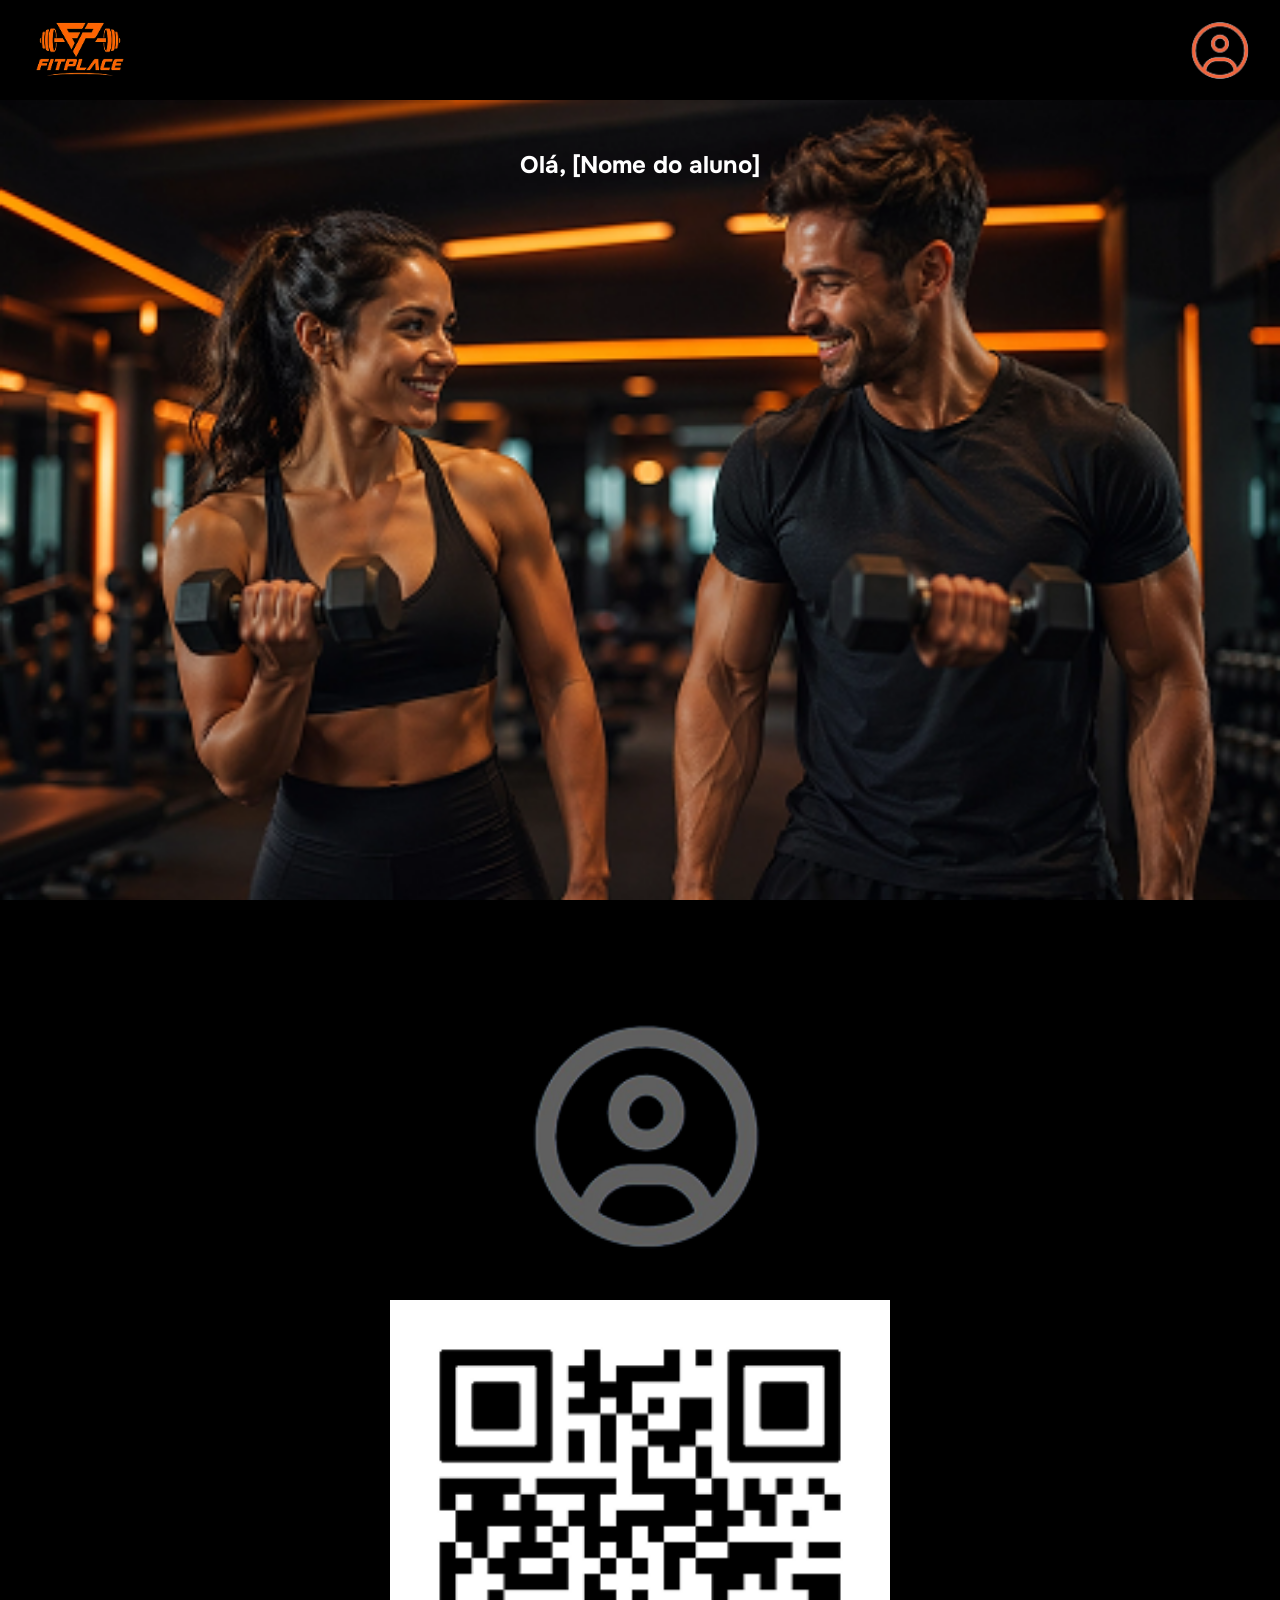
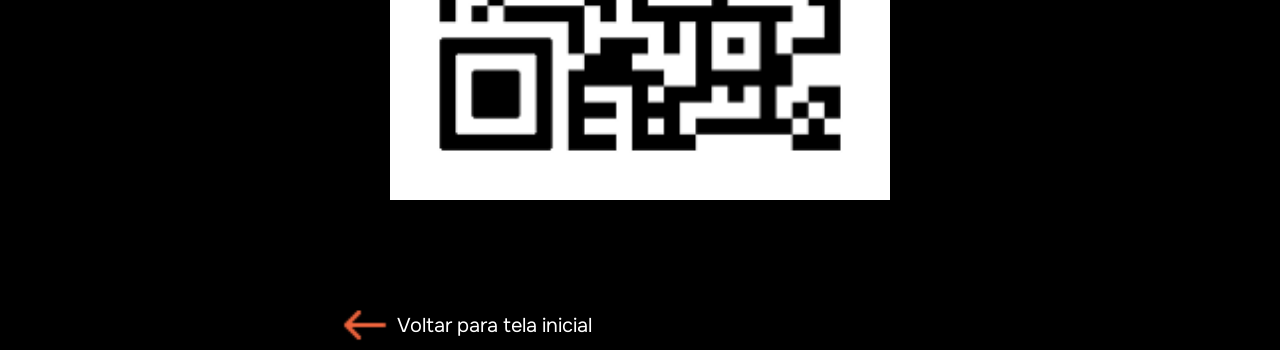
<file: academia/credencial/index.html>
<html>
<html lang="pt-br">
    <head>
        <meta charset="UTF-8">
        <meta name="viewport" content="width=device-width, initial-scale=1.0">
        <link rel="stylesheet" href="assets/css/estilo.css">
        <title></title>
    </head>

    <header> 
        <img src="assets/img/LOGO (1).png" t=”Logo da academia” /> 
    <nav> 
        <a href=”#”> 
        <img src='assets/img/foto-perfil2.png' alt=”Imagem representando o perfil do usuário”> 
        </a>
    </nav> 
    </header> 

    <main>
        <section class="banner">
            <h1>Olá,
                [Nome do aluno]</h1>   
        </section>
        <section >
            <img class="imagem_perfil" src="assets/img/logo-perfil.png" alt="Logo da sua foto de perfil">
            <img class="qr_code" src="assets/img/qr-code.png" alt="QR code para entrar na academia">
            <img class="voltar" src="assets/img/Seta voltar.png" alt="Seta indicando para voltar a página">
            <p class="voltar_texto">Voltar para tela inicial</p>
        </section>
    </main>
</html>
</file>
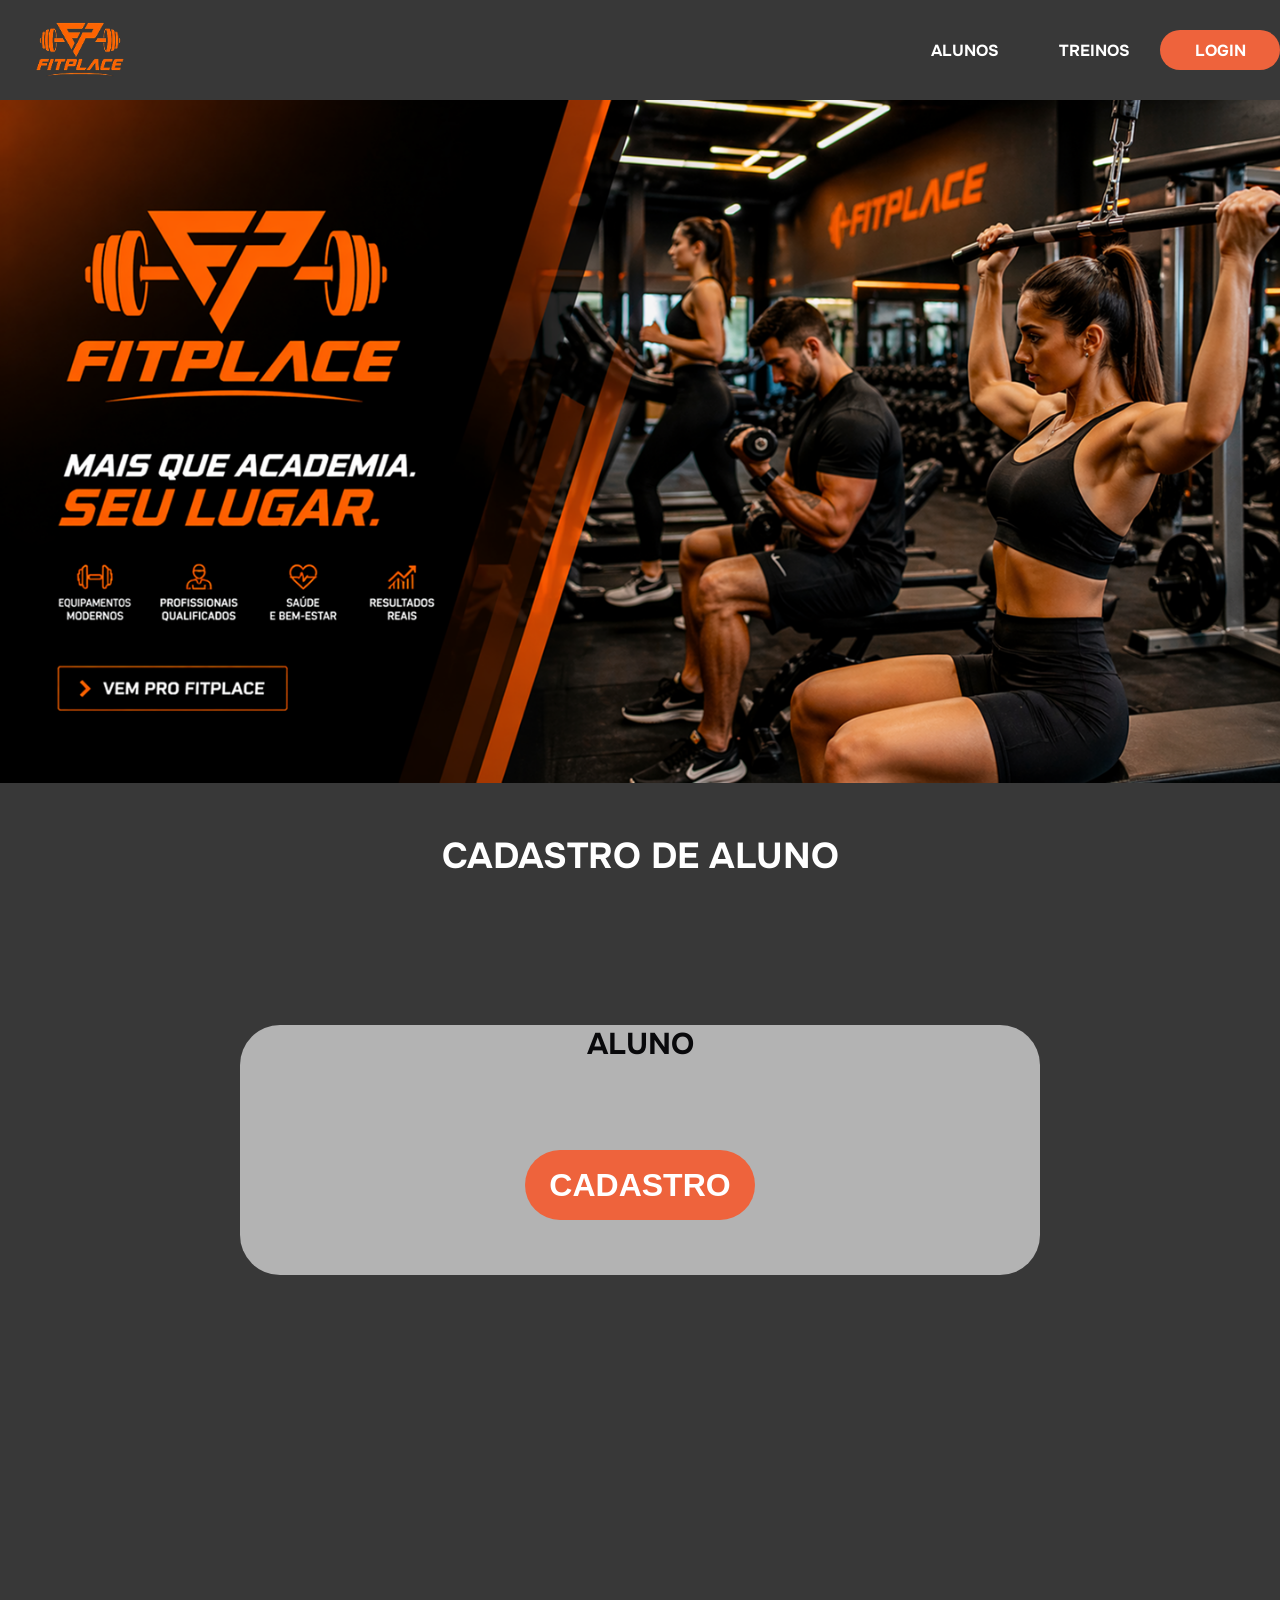
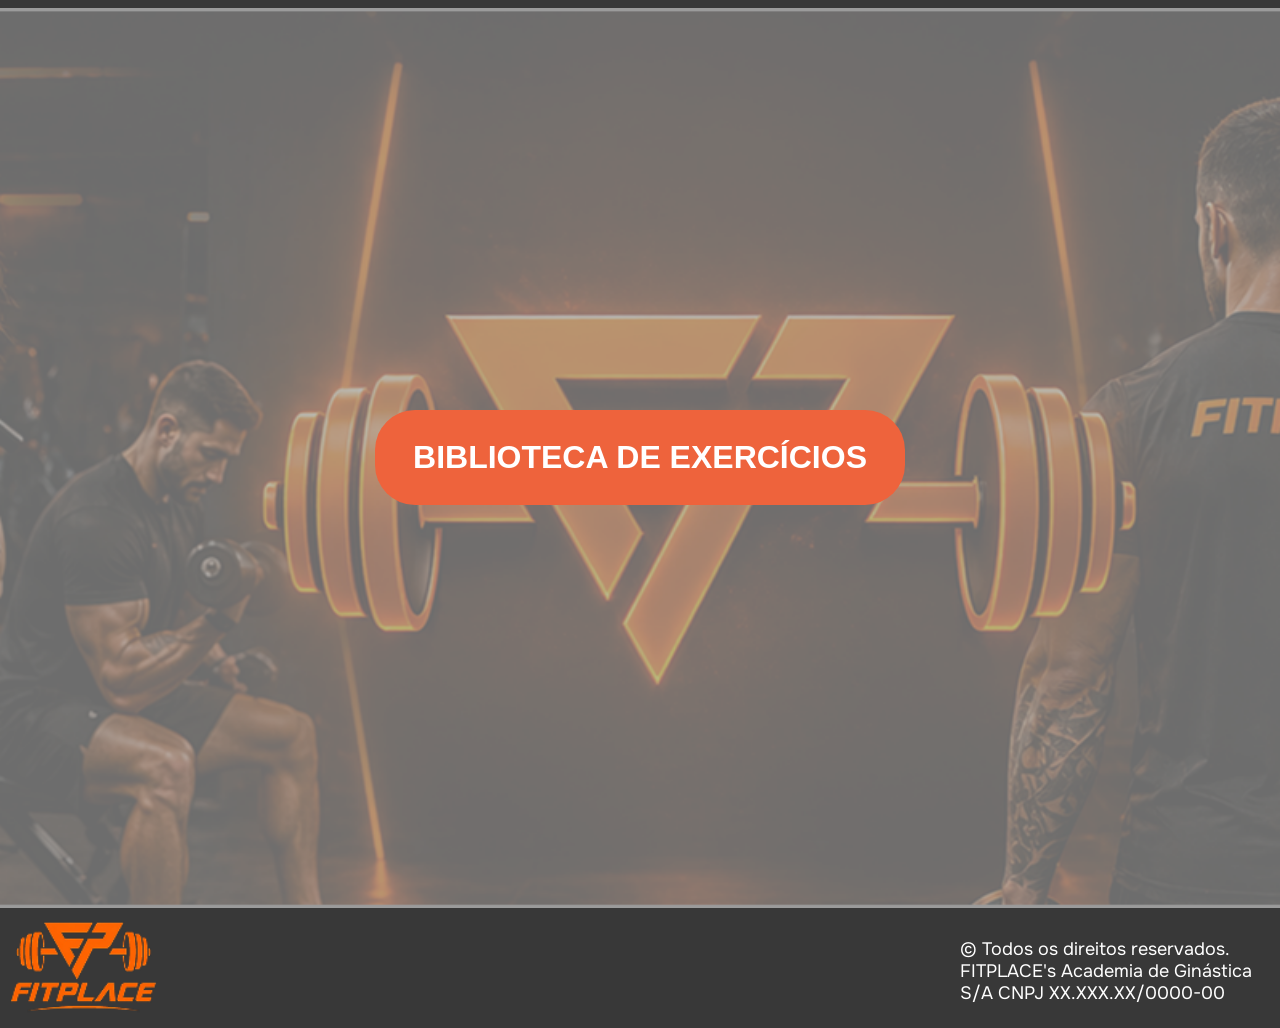
<file: academia/Dashboard antes do login/index.html>
<html>
<html lang="pt-br">
    <head>
        <meta charset="UTF-8">
        <meta name="viewport" content="width=device-width, initial-scale=1.0">
        <link rel="stylesheet" href="assets/css/estilo.css">
        <title>Dashboard instrutor</title>
    </head>
    <body>

    <header>
            <img src="assets/img/LOGO (1).png" alt="Logo da academia" />
            <nav>
                <a href="#">Alunos</a>
                <a href="#">Treinos</a>
                <a href="#" class="login">Login</a>
            </nav>
    </header>
       <main>
            <section class="banner">
                <img class="img-banner" src="assets/img/banner (1).png" alt="Banner da academia">
                
            </section>

            <section class="cadastro">
                <div class="cadastro_aluno">
                    <h3 class="debaixo-banner">Cadastro de Aluno</h3>
                </div>
                <div class="cadastro_fundo">
                    <h4 class="aluno_retangulo">ALUNO</h4>
                </div>               
                <button class="botao_cadastro">
                    Cadastro
                </button>
            </section>

            <section class="fundo_2">
                <button class="botao_biblioteca">
                    BIBLIOTECA DE EXERCÍCIOS
                </button>
            </section>
        </main>
            <footer>

            <img src="assets/img/LOGO (1).png" alt="Logo da empresa">

            <p>© Todos os direitos reservados.

                FITPLACE's Academia de Ginástica S/A

                CNPJ XX.XXX.XX/0000-00</p>

            </footer>
    </body>
</html>
</file>
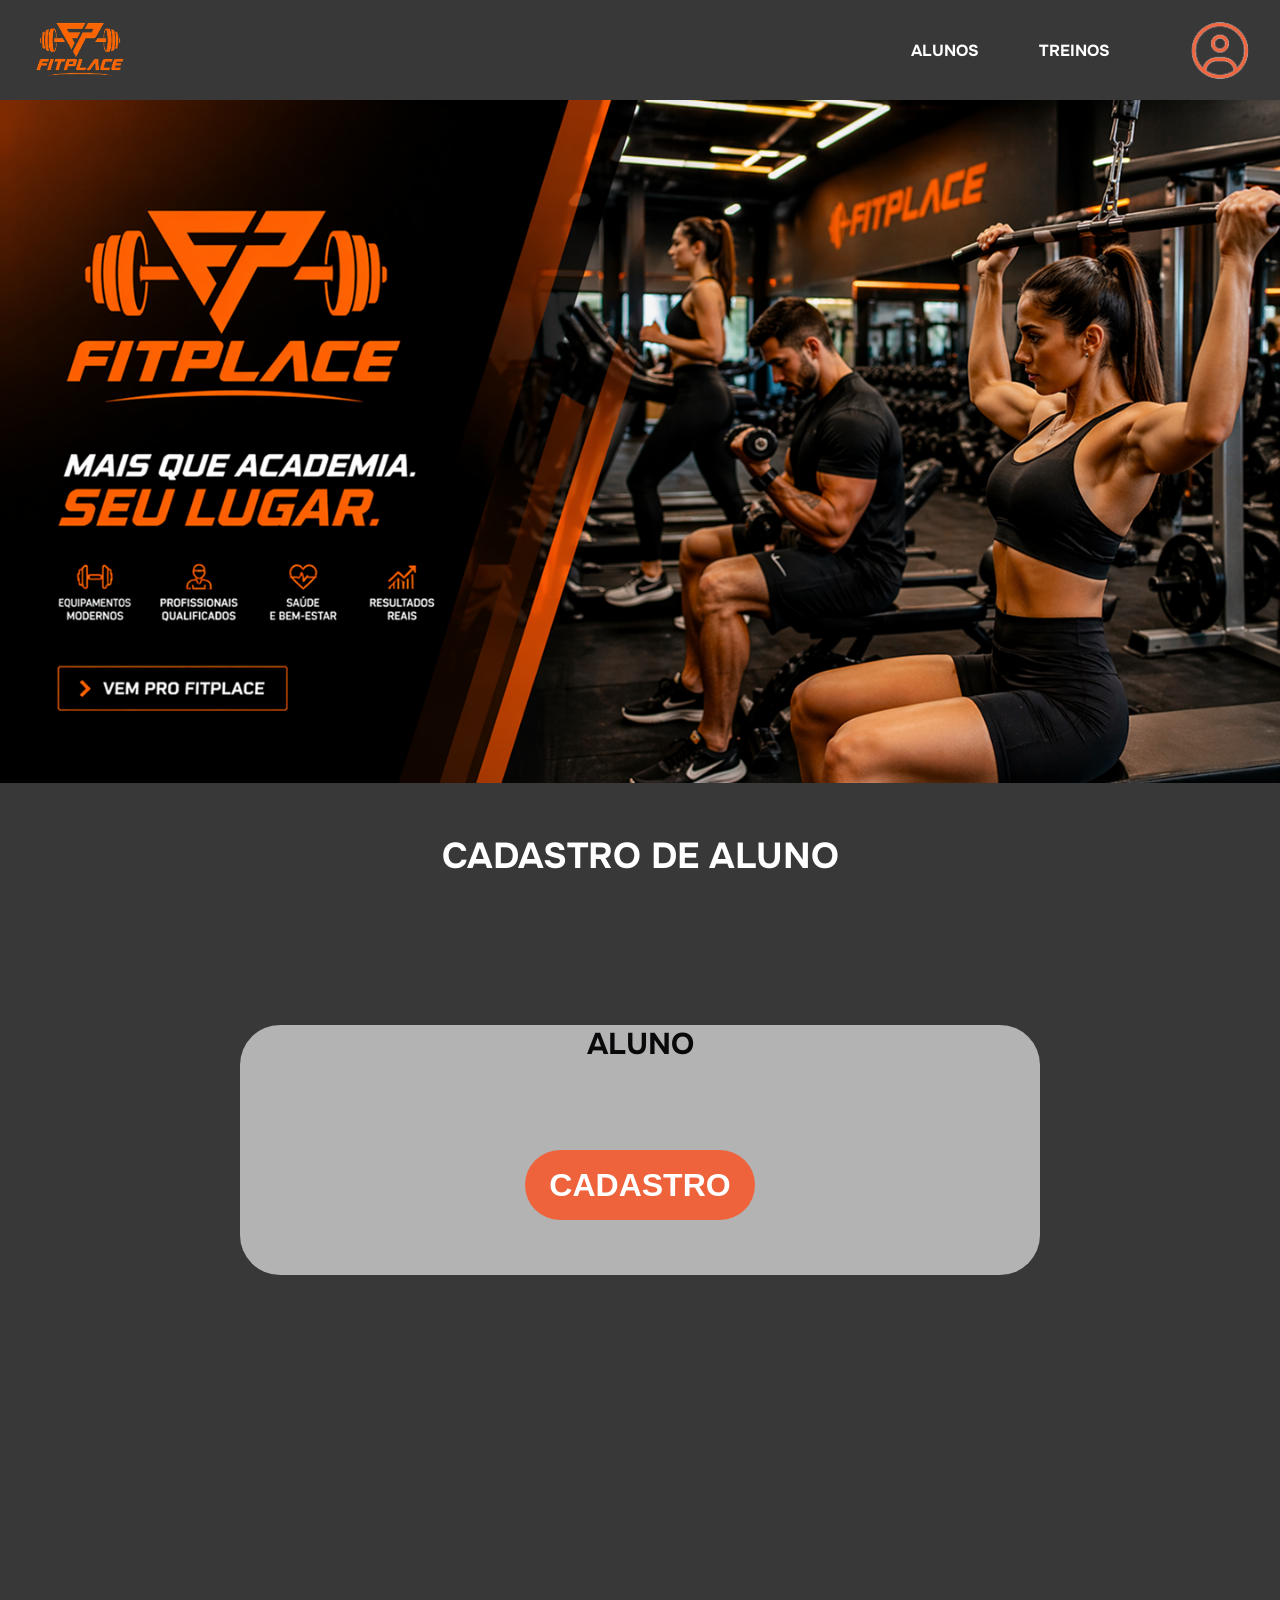
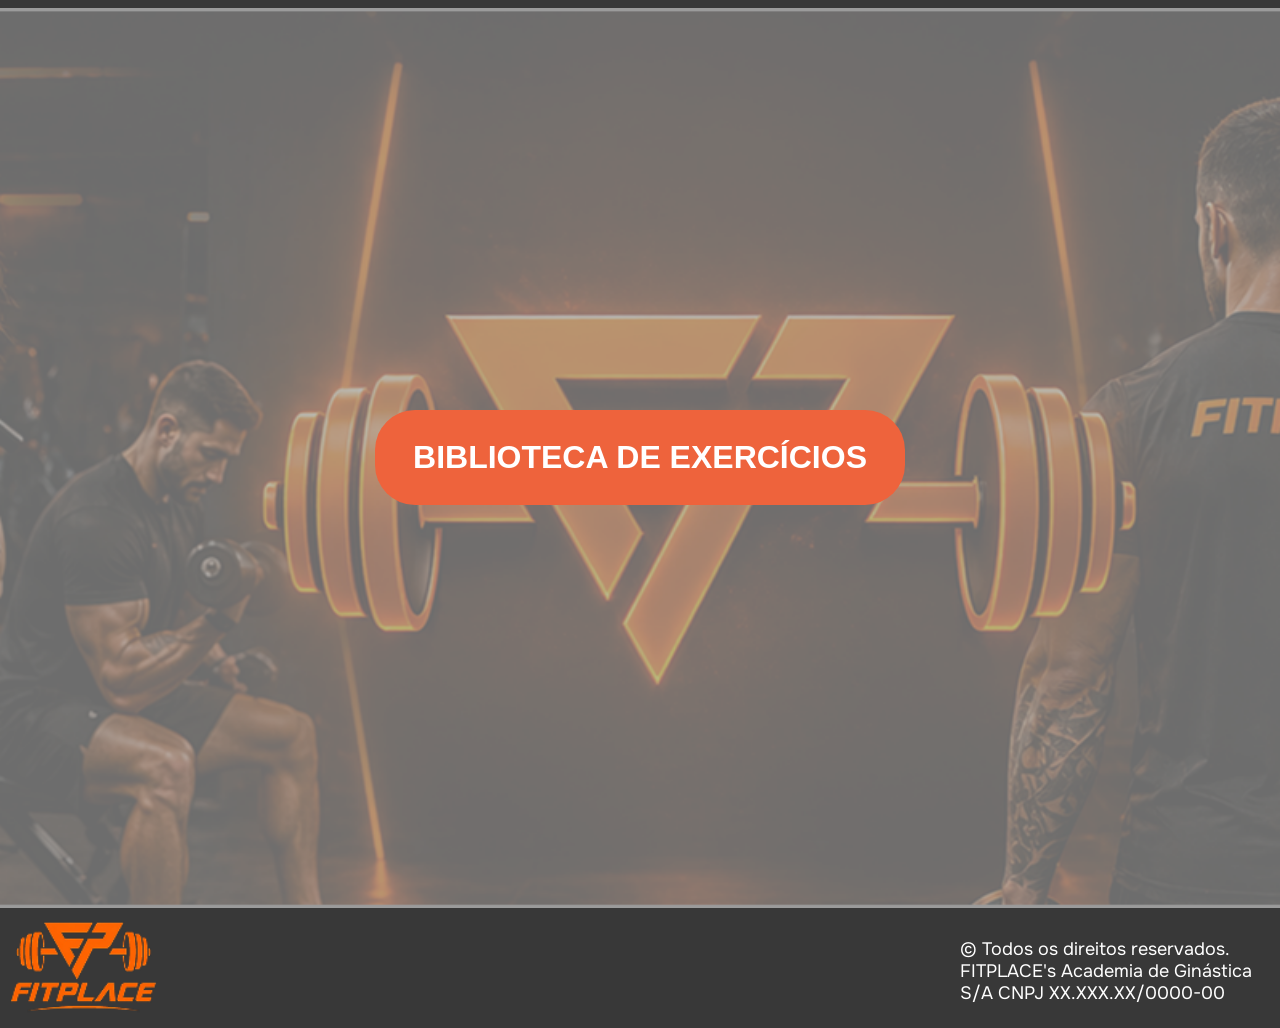
<file: academia/Dashboard instrutor/index.html>
<html>
<html lang="pt-br">
    <head>
        <meta charset="UTF-8">
        <meta name="viewport" content="width=device-width, initial-scale=1.0">
        <link rel="stylesheet" href="assets/css/estilo.css">
        <title>Dashboard instrutor</title>
    </head>
    <body>

    <header>
            <img src="assets/img/LOGO (1).png" alt="Logo da academia" />
            <nav>
                <a href="#">Alunos</a>
                <a href="#">Treinos</a>
                <a href="#"> 
                    <img src="assets/img/foto-perfil2.png" alt="Imagem representando o perfil do usuário">
                </a>
            </nav>
    </header>
       <main>
            <section class="banner">
                <img class="img-banner" src="assets/img/banner (1).png" alt="Banner da academia">
                
            </section>

            <section class="cadastro">
                <div class="cadastro_aluno">
                    <h3 class="debaixo-banner">Cadastro de Aluno</h3>
                </div>
                <div class="cadastro_fundo">
                    <h4 class="aluno_retangulo">ALUNO</h4>
                </div>               
                <button class="botao_cadastro">
                    Cadastro
                </button>
            </section>

            <section class="fundo_2">
                <button class="botao_biblioteca">
                    BIBLIOTECA DE EXERCÍCIOS
                </button>
            </section>
        </main>
            <footer>

            <img src="assets/img/LOGO (1).png" alt="Logo da empresa">

            <p>© Todos os direitos reservados.

                FITPLACE's Academia de Ginástica S/A

                CNPJ XX.XXX.XX/0000-00</p>

            </footer>
    </body>
</html>
</file>
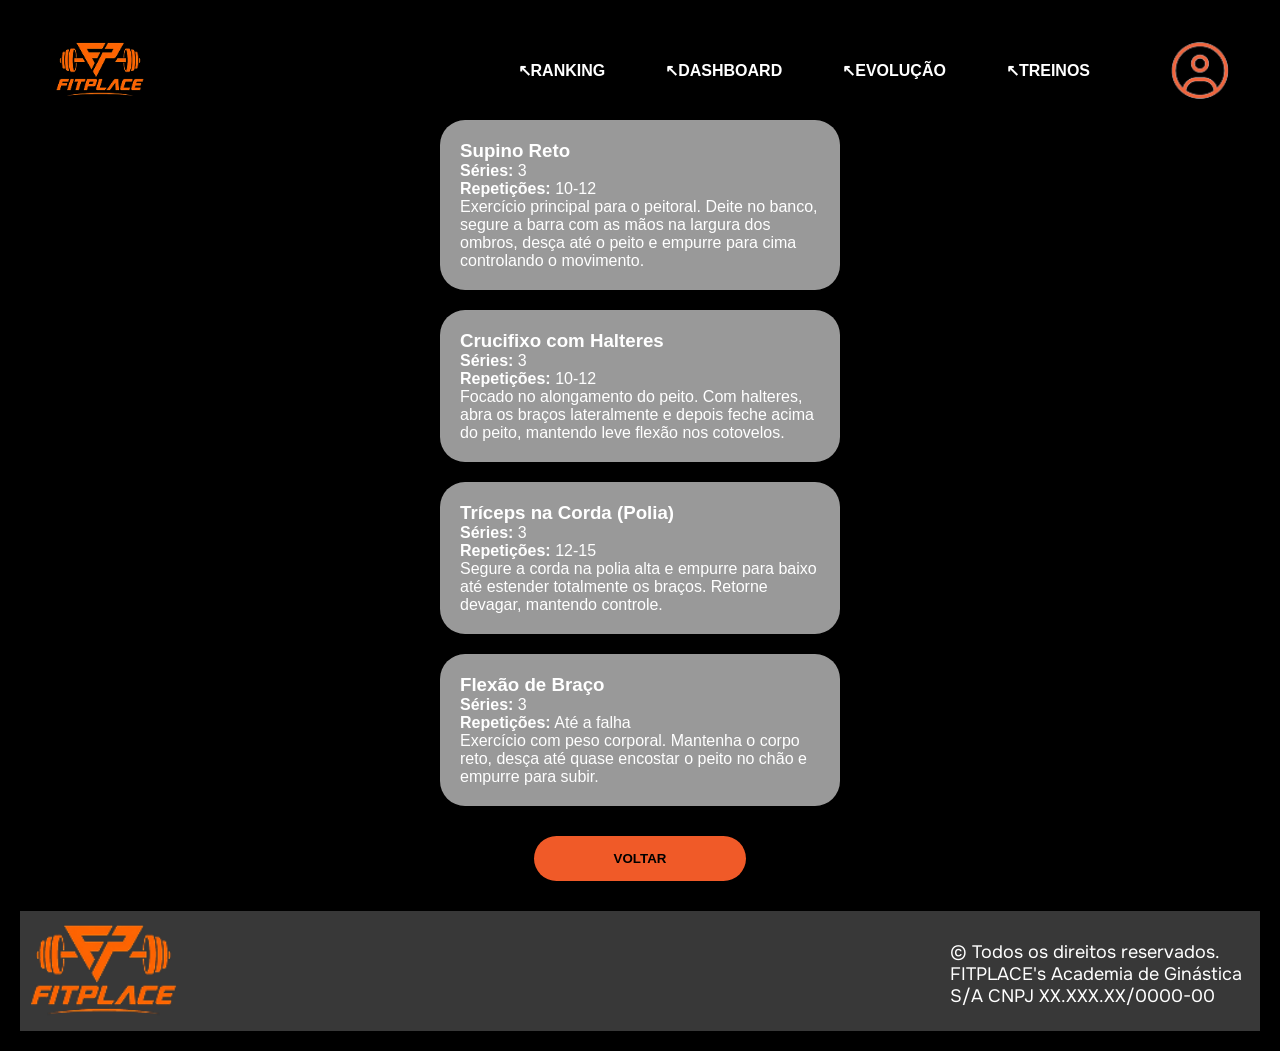
<file: academia/exemplo_treino/index.html>
<html>
<html lang="pt-br">
    <head>
        <meta charset="UTF-8">
        <meta name="viewport" content="width=device-width, initial-scale=1.0">
        <link rel="stylesheet" href="assets/css/estilo.css">
        <title>Dashboard instrutor</title>
    </head>
    <body class="fundo-preto">
        
        <header>
            <img src="assets/img/LOGO (1).png" alt="Logo da academia" />
            <nav class="menu">
                <a class="seta" href="#">↖RANKING</a>
                <a class="seta" href="#">↖DASHBOARD</a>
                <a class="seta" href="#">↖EVOLUÇÃO</a>
                <a class="seta" href="#">↖TREINOS</a>
                <a href="#"> 
                    <img src="assets/img/foto-perfil2.png" alt="Imagem representando o perfil do usuário">
                </a>
            </nav>
        </header>
        <main class="lista-treino">
            
            <section class="card">
                <h3>Supino Reto</h3>
                <p><strong>Séries:</strong> 3</p>
                <p><strong>Repetições:</strong> 10-12</p>
                <p class="descricao">Exercício principal para o peitoral. Deite no banco, segure a barra com as mãos na largura dos ombros, desça até o peito e empurre para cima controlando o movimento.</p>
            </section>

            <section class="card">
                <h3>Crucifixo com Halteres</h3>
                <p><strong>Séries:</strong> 3</p>
                <p><strong>Repetições:</strong> 10-12</p>
                <p class="descricao">Focado no alongamento do peito. Com halteres, abra os braços lateralmente e depois feche acima do peito, mantendo leve flexão nos cotovelos.</p>
            </section>

            <section class="card">
                <h3>Tríceps na Corda (Polia)</h3>
                <p><strong>Séries:</strong> 3</p>
                <p><strong>Repetições:</strong> 12-15</p>
                <p class="descricao">Segure a corda na polia alta e empurre para baixo até estender totalmente os braços. Retorne devagar, mantendo controle.</p>
            </section>

            <section class="card">
                <h3>Flexão de Braço</h3>
                <p><strong>Séries:</strong> 3</p>
                <p><strong>Repetições:</strong> Até a falha</p>
                <p class="descricao">Exercício com peso corporal. Mantenha o corpo reto, desça até quase encostar o peito no chão e empurre para subir.</p>

        </main>

    <div>
        <button class="botao-voltar">VOLTAR</button>
    </div>
    <footer>

            <img src="assets/img/LOGO (1).png" alt="Logo da empresa">

            <p>© Todos os direitos reservados.

                FITPLACE's Academia de Ginástica S/A

                CNPJ XX.XXX.XX/0000-00</p>

    </footer>   
</body>
</html>
</file>
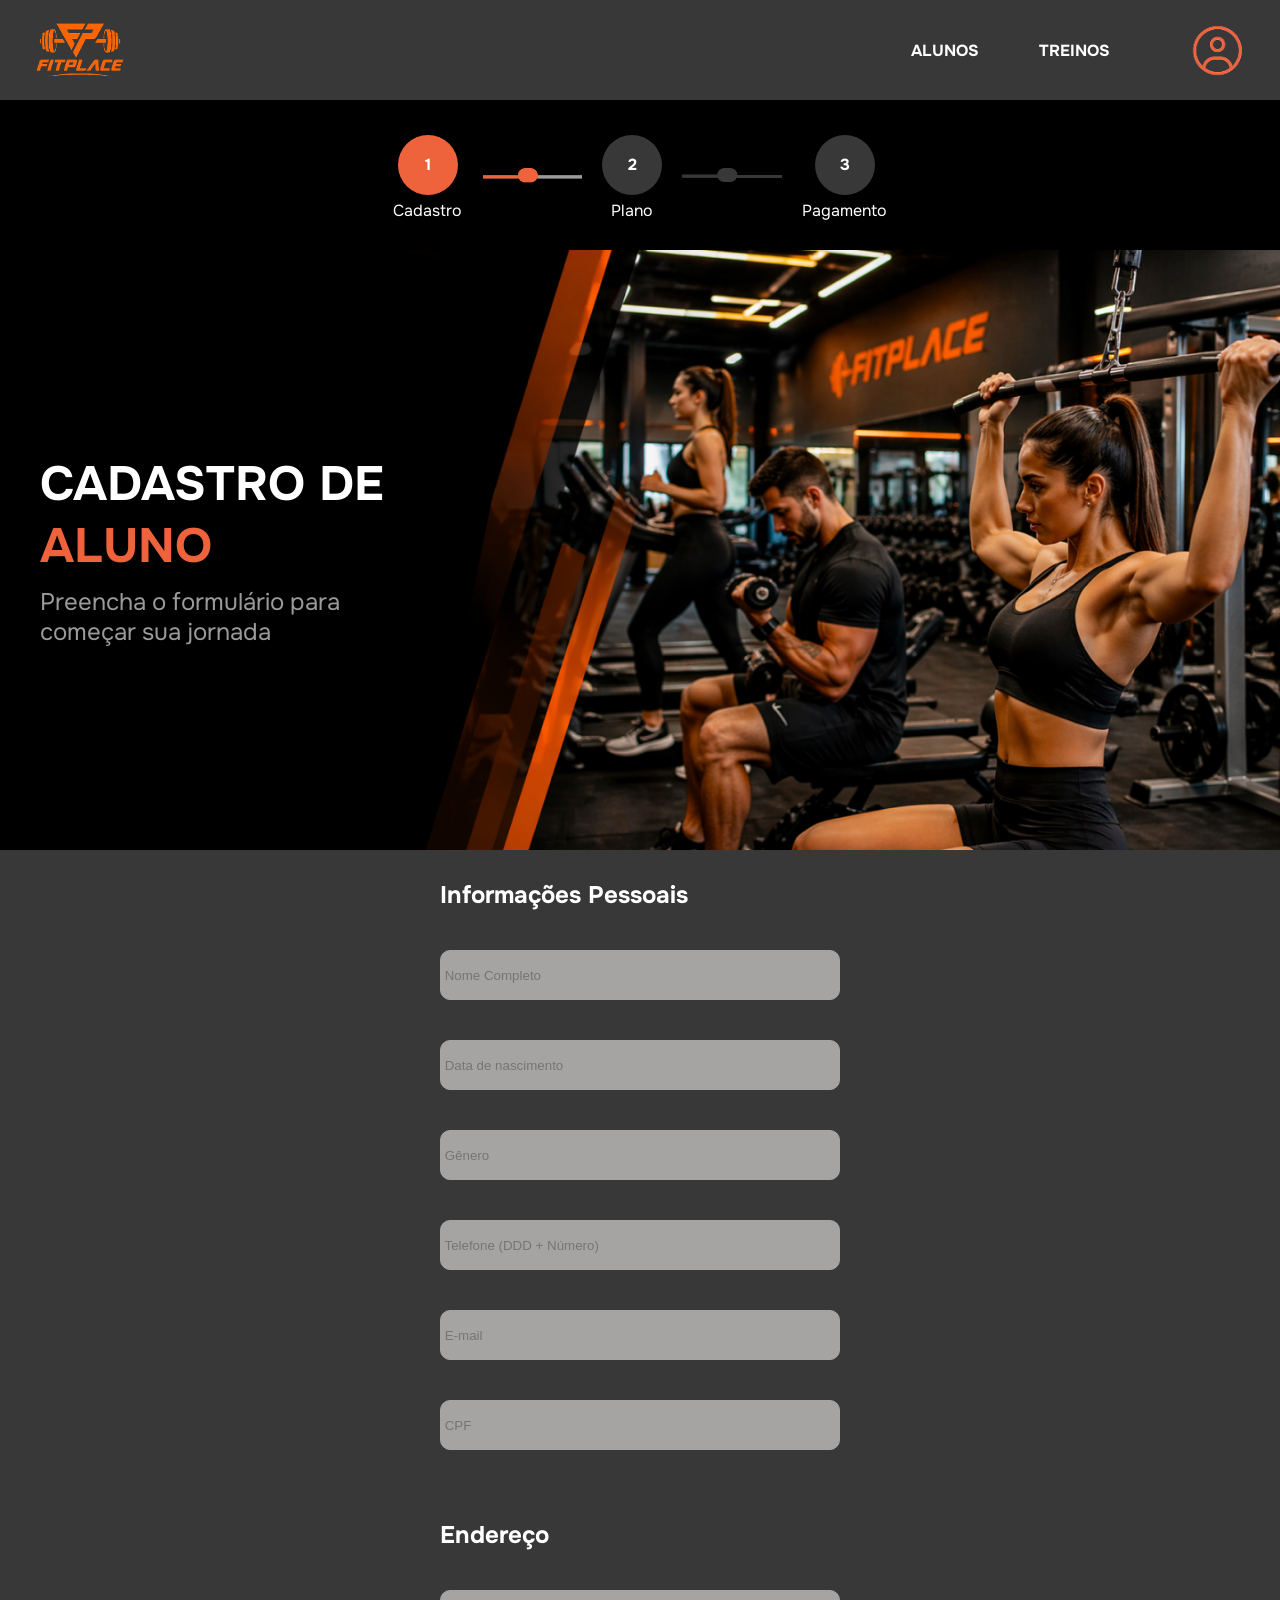
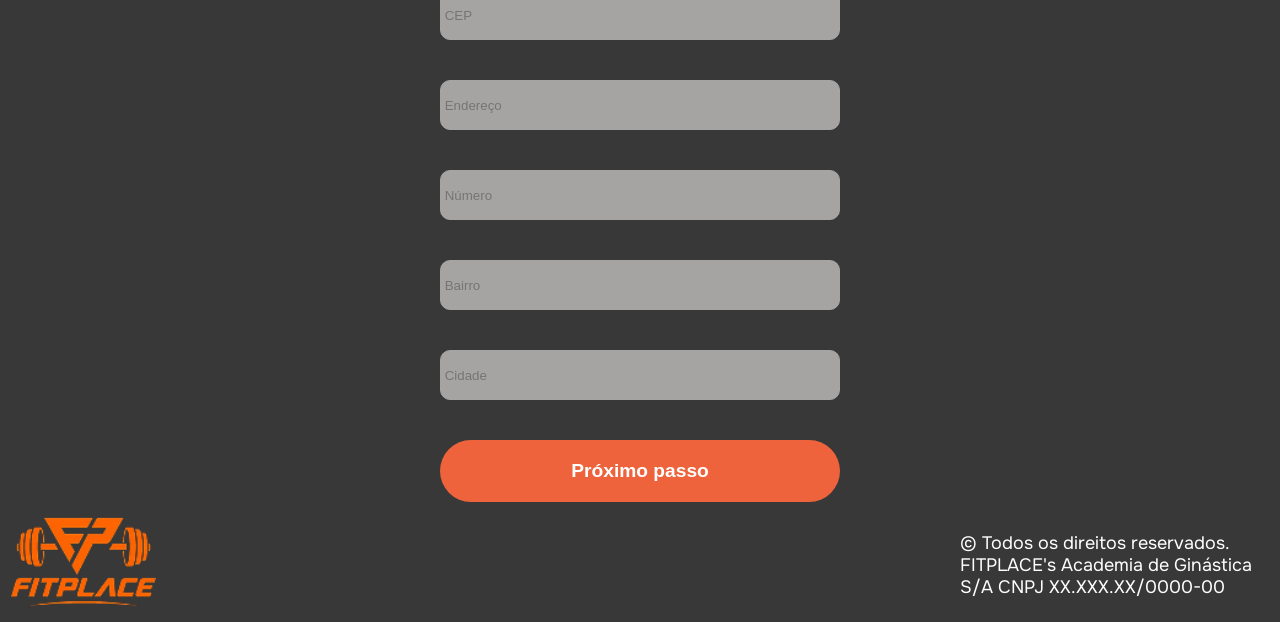
<file: cadastro-alunos/cadastro-alunos.html>
<html lang="pt-br" dir="ltr">
    <head>
        <title>Cadastro de alunos</title>
        <meta charset="utf-8"/>
        <meta name="viewport" content="width=device-width, initial-scale=1.0">
        <link rel="stylesheet" href="assets/css/estilo.css">
    </head>
    <body>
        <header>
            <img src="assets/img/logo.png" alt="Logo da academia" />
            <nav>
                <a href="#">Alunos</a>
                <a href="#">Treinos</a>
                <a href="#"> 
                    <img src="assets/img/perfil.png" alt="Imagem representando o perfil do usuário">
                </a>
            </nav>
        </header>
        <main>
            <!-- Carregamento -->
            <section class="carregamento">
                <div class="primeiro">
                    <p class="selecionado">1</p>
                    <p>Cadastro</p>
                </div>

                <img src="assets/img/barra.png" alt="Barra de carregamento" class="barra">

                <div class="contagem">
                    <p class="numeros">2</p>
                    <p>Plano</p>
                </div>

                <img src="assets/img/barra-falta.png" alt="Barra de carregamento" class="barra">

                <div class="contagem">
                    <p class="numeros">3</p>
                    <p>Pagamento</p>
                </div>
            </section>

            <!-- Banner -->
            <section class="banner">
                <h3>Cadastro de</h3>
                <h4>aluno</h4>
                <p>Preencha o formulário para começar sua jornada</p>
            </section>

            <!-- Formulário -->
            <section class="formulario">
                
                <form>
                    <h3>Informações Pessoais</h3>
                    <input type="text" name="nome" required placeholder=" Nome Completo">
                    <input type="text" name="nascimento" required placeholder=" Data de nascimento">
                    <input type="text" name="genero" required placeholder=" Gênero">
                    <input type="text" name="telefone" required placeholder=" Telefone (DDD + Número)">
                    <input type="text" name="email" required placeholder=" E-mail">
                    <input type="text" name="cpf" required placeholder=" CPF">

                <h3>Endereço</h3>
                    <input type="text" name="cep" required placeholder=" CEP">
                    <input type="text" name="endereco" required placeholder=" Endereço">
                    <input type="text" name="numero" required placeholder=" Número">
                    <input type="text" name="bairro" required placeholder=" Bairro">
                    <input type="text" name="cidade" required placeholder=" Cidade">

                    <button type="submit">
                        Próximo passo
                    </button>
                </form>
            </section>
        </main>
        <footer>
            <img src="assets/img/logo.png" alt="Logo da empresa">
            <p>© Todos os direitos reservados.
                FITPLACE's Academia de Ginástica S/A
                CNPJ XX.XXX.XX/0000-00</p>
        </footer>
        
    </body>
</html>
</file>
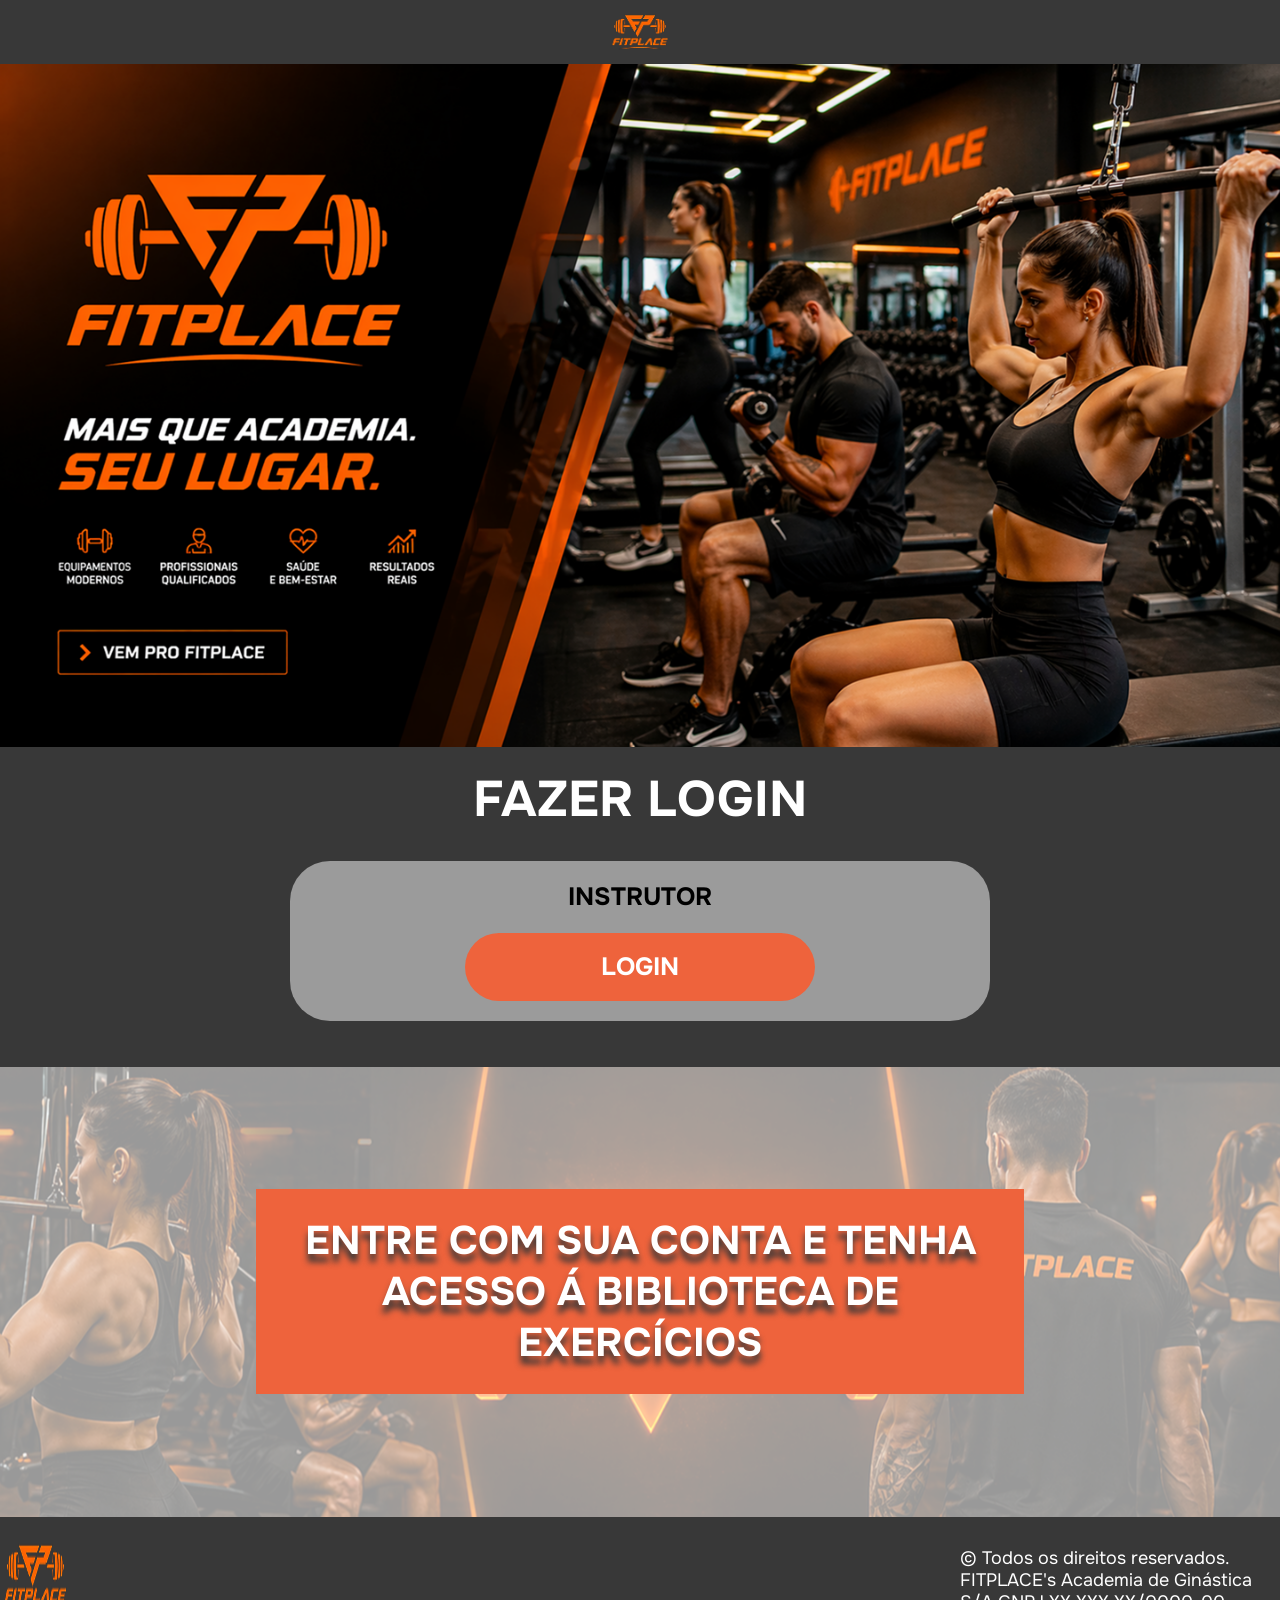
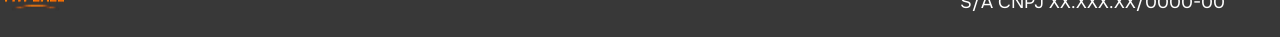
<file: html - turma a/login-instrutor.html>
<html>
    <header>
        <title>Página Login do Instrutor</title>
        <meta charset="utf-8">
        <link rel="stylesheet" href="css/login-instrutor.css">
    </header>
    <body>
        <header>
            <img src="img/LOGO.png" alt="Logo da Empresa.">
        </header>
        <main>
            <img src="img/banner.png" alt="Imagem do banner" class="banner">
            <div class="login-instrutor">
            <h3>Fazer Login</h3>
            <section>
            <div class="pt1-login">
                <h3>INSTRUTOR</h3>
                <div class="pt2-login">
                    <h4>LOGIN</h4>
                </div>
            </div>
            </div>
            </section>
            <div class="capa-bibliotecaexerc">
               <div class="quadrado-laranja">
                <h5>ENTRE COM SUA CONTA E TENHA ACESSO Á BIBLIOTECA DE EXERCÍCIOS</h5>
               </div>
            </div>
        </main>
        <footer>
            <img src="img/LOGO.png" alt="Logo da empresa">
            <p>© Todos os direitos reservados. 
                FITPLACE's Academia de Ginástica S/A
                CNPJ XX.XXX.XX/0000-00</p>
        </footer>
    </body>
</html>
</file>
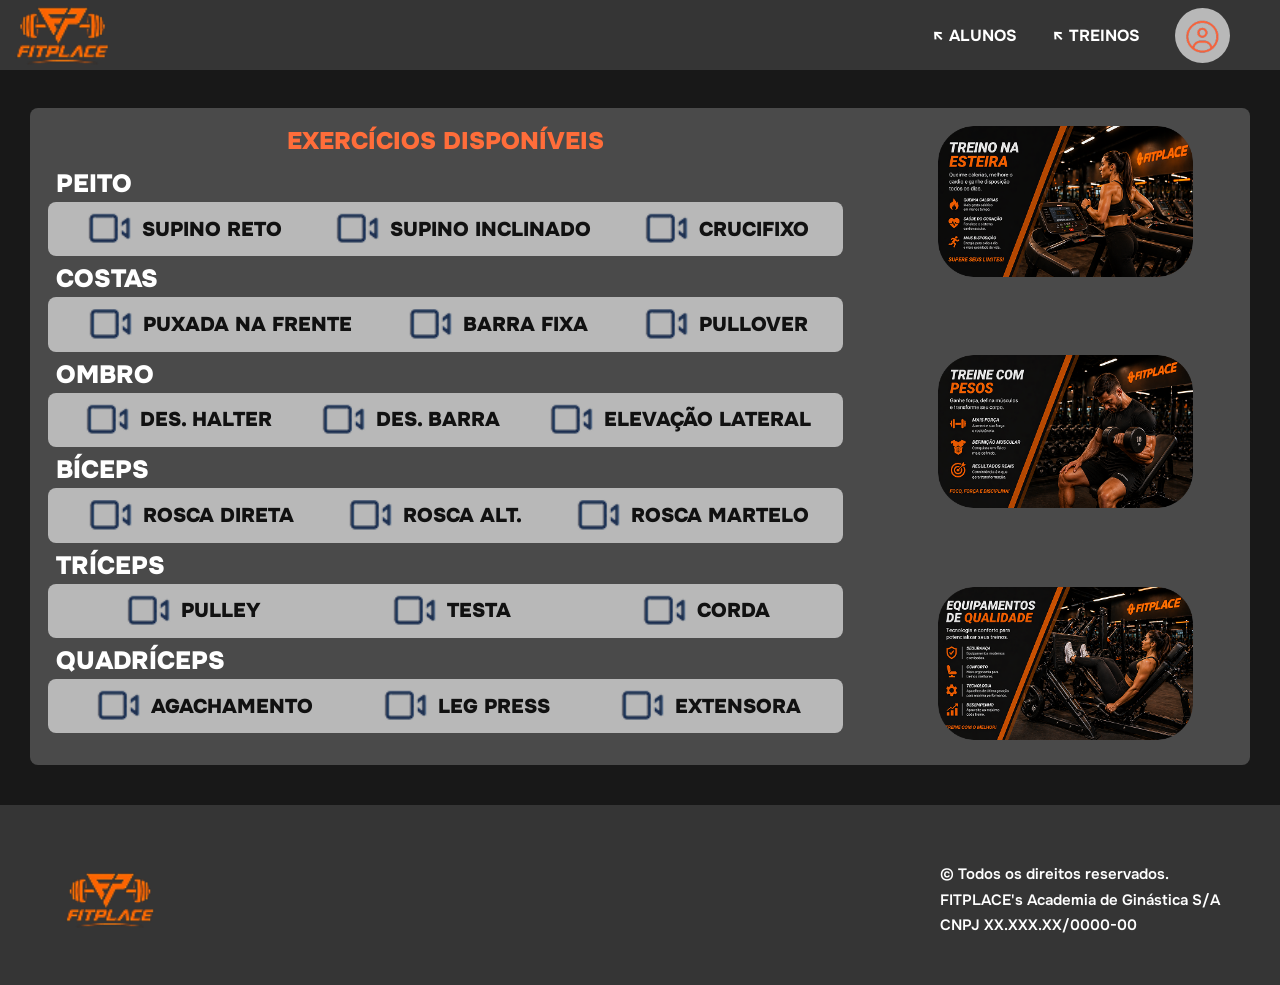
<file: logins, bibliot. exerc., alunos cadast., web-inst/biblioteca-exercicios.html>
<html lang="pt-br" dir="ltr">
<head>
    <title>Biblioteca de Exercícios</title>
    <meta charset="utf-8">
    <link rel="stylesheet" href="css/biblioteca-exercicios.css">
    <meta name="viewport" content="width=device-width, initial-scale=1.0">
</head>

<body>

    <header class="cabecalho">
        <div class="logo">
            <img src="img/LOGO.png" alt="Logo Fitplace">
        </div>

        <nav class="menu">
            <a href="#">↖ ALUNOS</a>
            <a href="#">↖ TREINOS</a>
            <img src="img/foto-perfil.png" alt="Perfil" class="perfil">
        </nav>
    </header>

    <main class="conteudo">
        <section class="area-exercicios">

            <div class="lista-exercicios">
                <h1>EXERCÍCIOS DISPONÍVEIS</h1>

                <div class="grupo">
                    <h2>PEITO</h2>

                    <div class="linha-exercicio">
                        <div class="exercicio">
                            <img src="img/icone-video.png" alt="Ícone de vídeo." width="55px">
                            <p>SUPINO RETO</p>
                        </div>

                        <div class="exercicio">
                            <img src="img/icone-video.png" alt="Ícone de vídeo." width="55px">
                            <p>SUPINO INCLINADO</p>
                        </div>

                        <div class="exercicio">
                            <img src="img/icone-video.png" alt="Ícone de vídeo." width="55px">
                            <p>CRUCIFIXO</p>
                        </div>
                    </div>
                </div>

                <div class="grupo">
                    <h2>COSTAS</h2>

                    <div class="linha-exercicio">
                        <div class="exercicio">
                            <img src="img/icone-video.png" alt="Ícone de vídeo." width="55px">
                            <p>PUXADA NA FRENTE</p>
                        </div>

                        <div class="exercicio">
                            <img src="img/icone-video.png" alt="Ícone de vídeo." width="55px">
                            <p>BARRA FIXA</p>
                        </div>

                        <div class="exercicio">
                            <img src="img/icone-video.png" alt="Ícone de vídeo." width="55px">
                            <p>PULLOVER</p>
                        </div>
                    </div>
                </div>

                <div class="grupo">
                    <h2>OMBRO</h2>

                    <div class="linha-exercicio">
                        <div class="exercicio">
                            <img src="img/icone-video.png" alt="Ícone de vídeo." width="55px">
                            <p>DES. HALTER</p>
                        </div>

                        <div class="exercicio">
                            <img src="img/icone-video.png" alt="Ícone de vídeo." width="55px">
                            <p>DES. BARRA</p>
                        </div>

                        <div class="exercicio">
                            <img src="img/icone-video.png" alt="Ícone de vídeo." width="55px">
                            <p>ELEVAÇÃO LATERAL</p>
                        </div>
                    </div>
                </div>

                <div class="grupo">
                    <h2>BÍCEPS</h2>

                    <div class="linha-exercicio">
                        <div class="exercicio">
                            <img src="img/icone-video.png" alt="Ícone de vídeo." width="55px">
                            <p>ROSCA DIRETA</p>
                        </div>

                        <div class="exercicio">
                            <img src="img/icone-video.png" alt="Ícone de vídeo." width="55px">
                            <p>ROSCA ALT.</p>
                        </div>

                        <div class="exercicio">
                            <img src="img/icone-video.png" alt="Ícone de vídeo." width="55px">
                            <p>ROSCA MARTELO</p>
                        </div>
                    </div>
                </div>

                <div class="grupo">
                    <h2>TRÍCEPS</h2>

                    <div class="linha-exercicio">
                        <div class="exercicio">
                            <img src="img/icone-video.png" alt="Ícone de vídeo." width="55px">
                            <p>PULLEY</p>
                        </div>

                        <div class="exercicio">
                            <img src="img/icone-video.png" alt="Ícone de vídeo." width="55px">
                            <p>TESTA</p>
                        </div>

                        <div class="exercicio">
                            <img src="img/icone-video.png" alt="Ícone de vídeo." width="55px">
                            <p>CORDA</p>
                        </div>
                    </div>
                </div>

                <div class="grupo">
                    <h2>QUADRÍCEPS</h2>

                    <div class="linha-exercicio">
                        <div class="exercicio">
                            <img src="img/icone-video.png" alt="Ícone de vídeo." width="55px">
                            <p>AGACHAMENTO</p>
                        </div>

                        <div class="exercicio">
                            <img src="img/icone-video.png" alt="Ícone de vídeo." width="55px">
                            <p>LEG PRESS</p>
                        </div>

                        <div class="exercicio">
                            <img src="img/icone-video.png" alt="Ícone de vídeo." width="55px">
                            <p>EXTENSORA</p>
                        </div>
                    </div>
                </div>
            </div>

            <aside class="banners">
                <img src="img/banner-secundario1.png" alt="Treino na esteira">
                <img src="img/banner-secundario2.png" alt="Treine com pesos">
                <img src="img/banner-secundario3.png" alt="Equipamentos de qualidade">
            </aside>

        </section>
    </main>

    <footer class="rodape">
        <div>
            <img src="img/LOGO.png" alt="Logo Fitplace">
        </div>

        <div class="texto-rodape">
            <p>© Todos os direitos reservados.</p>
            <p>FITPLACE's Academia de Ginástica S/A</p>
            <p>CNPJ XX.XXX.XX/0000-00</p>
        </div>
    </footer>

</body>
</html>
</file>
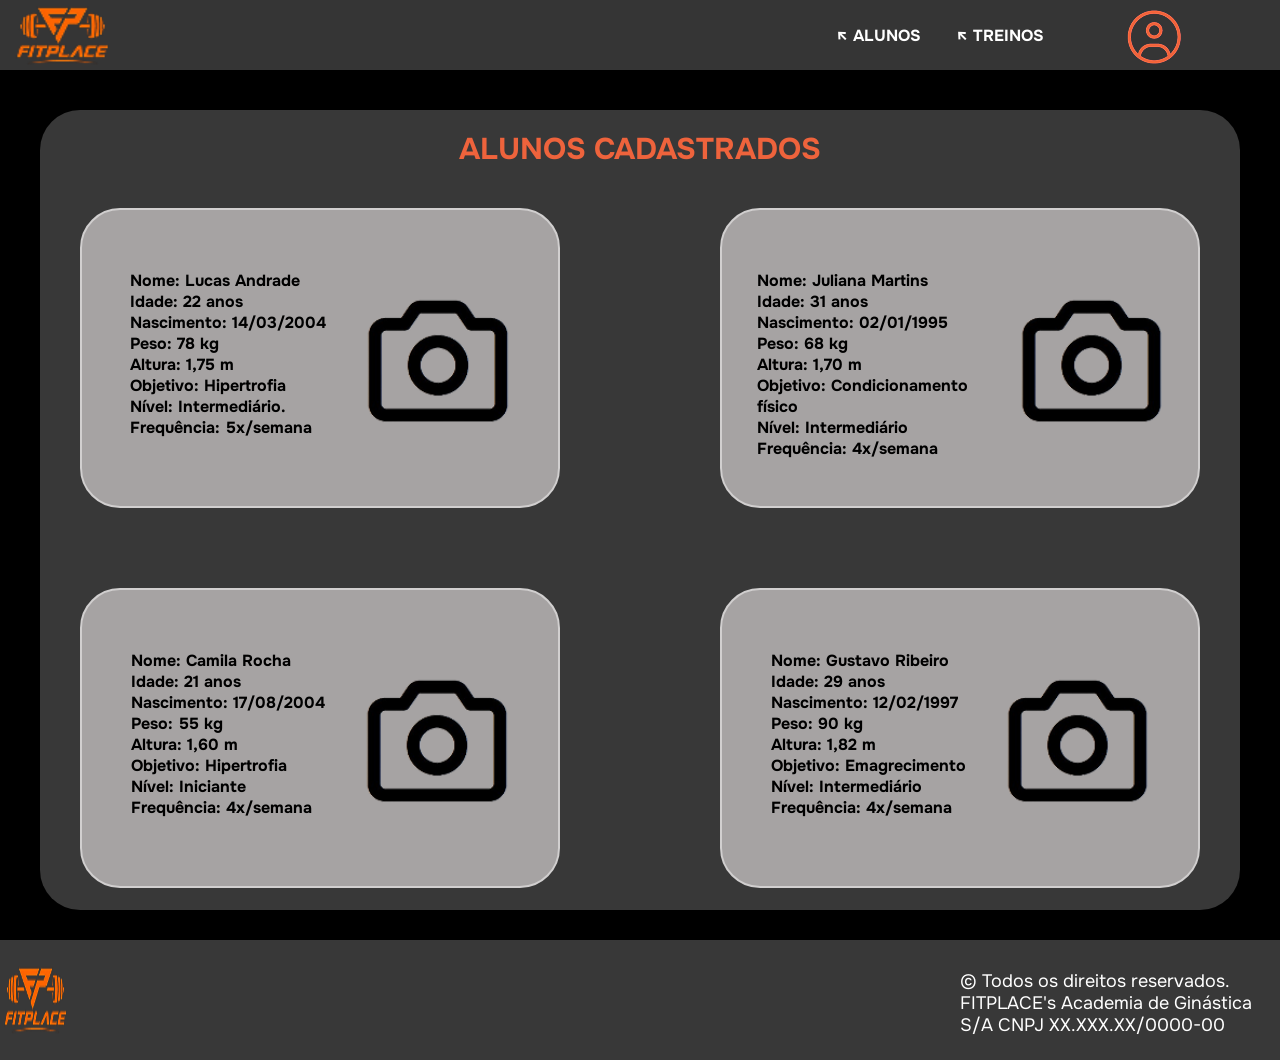
<file: logins, bibliot. exerc., alunos cadast., web-inst/gerenciar-alunos.html>
<html>
    <head>
        <title>Gerenciar Alunos</title>
        <meta charset="utf-8">
        <link rel="stylesheet" href="css/gerenciar-alunos.css">
        <meta name="viewport" content="width=device-width, initial-scale=1.0">
    </head>
    <body>
          <header class="cabecalho">
        <div class="logo">
            <img src="img/LOGO.png" alt="Logo Fitplace">
        </div>
        <nav class="menu">
            <a href="#">↖ ALUNOS</a>
            <a href="#">↖ TREINOS</a>
            <img src="img/foto-perfil.png" alt="Perfil" class="perfil">
        </nav>
    </header>
        <main>
            <div class="div-principal">
                <h3>Alunos cadastrados</h3>
                <section class="primeira-parte">
                <div class="aluno1">
                    <p>Nome: Lucas Andrade <br> Idade: 22 anos <br> Nascimento: 14/03/2004 <br> Peso: 78 kg <br> Altura: 1,75 m <br> Objetivo: Hipertrofia <br> Nível: Intermediário. <br> Frequência: 5x/semana</p>
                    <img src="img/camera.png" alt="Imagem de câmera">
                </div>
                <div class="aluno2">
                    <p>Nome: Juliana Martins <br> Idade: 31 anos <br> Nascimento: 02/01/1995 <br> Peso: 68 kg <br> Altura: 1,70 m <br> Objetivo: Condicionamento físico <br> Nível: Intermediário <br> Frequência: 4x/semana</p>
                    <img src="img/camera.png" alt="Imagem de câmera">
                </div>
                </section>
                <section class="segunda-parte">
                <div class="aluno3">
                    <p>Nome: Camila Rocha <br>Idade: 21 anos <br> Nascimento: 17/08/2004 <br>Peso: 55 kg <br> Altura: 1,60 m <br> Objetivo: Hipertrofia <br> Nível: Iniciante <br> Frequência: 4x/semana</p>
                    <img src="img/camera.png" alt="Ícone de câmera.">
                </div>
                <div class="aluno4">
                    <p>Nome: Gustavo Ribeiro <br> Idade: 29 anos <br>Nascimento: 12/02/1997 <br> Peso: 90 kg <br>Altura: 1,82 m <br> Objetivo: Emagrecimento <br> Nível: Intermediário <br> Frequência: 4x/semana</p>
                    <img src="img/camera.png" alt="Ícone de câmera.">
                </div>
                </section>
            </div>
        </main>
        <footer>
            <img src="img/LOGO.png" alt="Logo da empresa">
                <p>© Todos os direitos reservados.
                   FITPLACE's Academia de Ginástica S/A
                    CNPJ XX.XXX.XX/0000-00
                </p>
        </footer>
    </body>
</html>
</file>
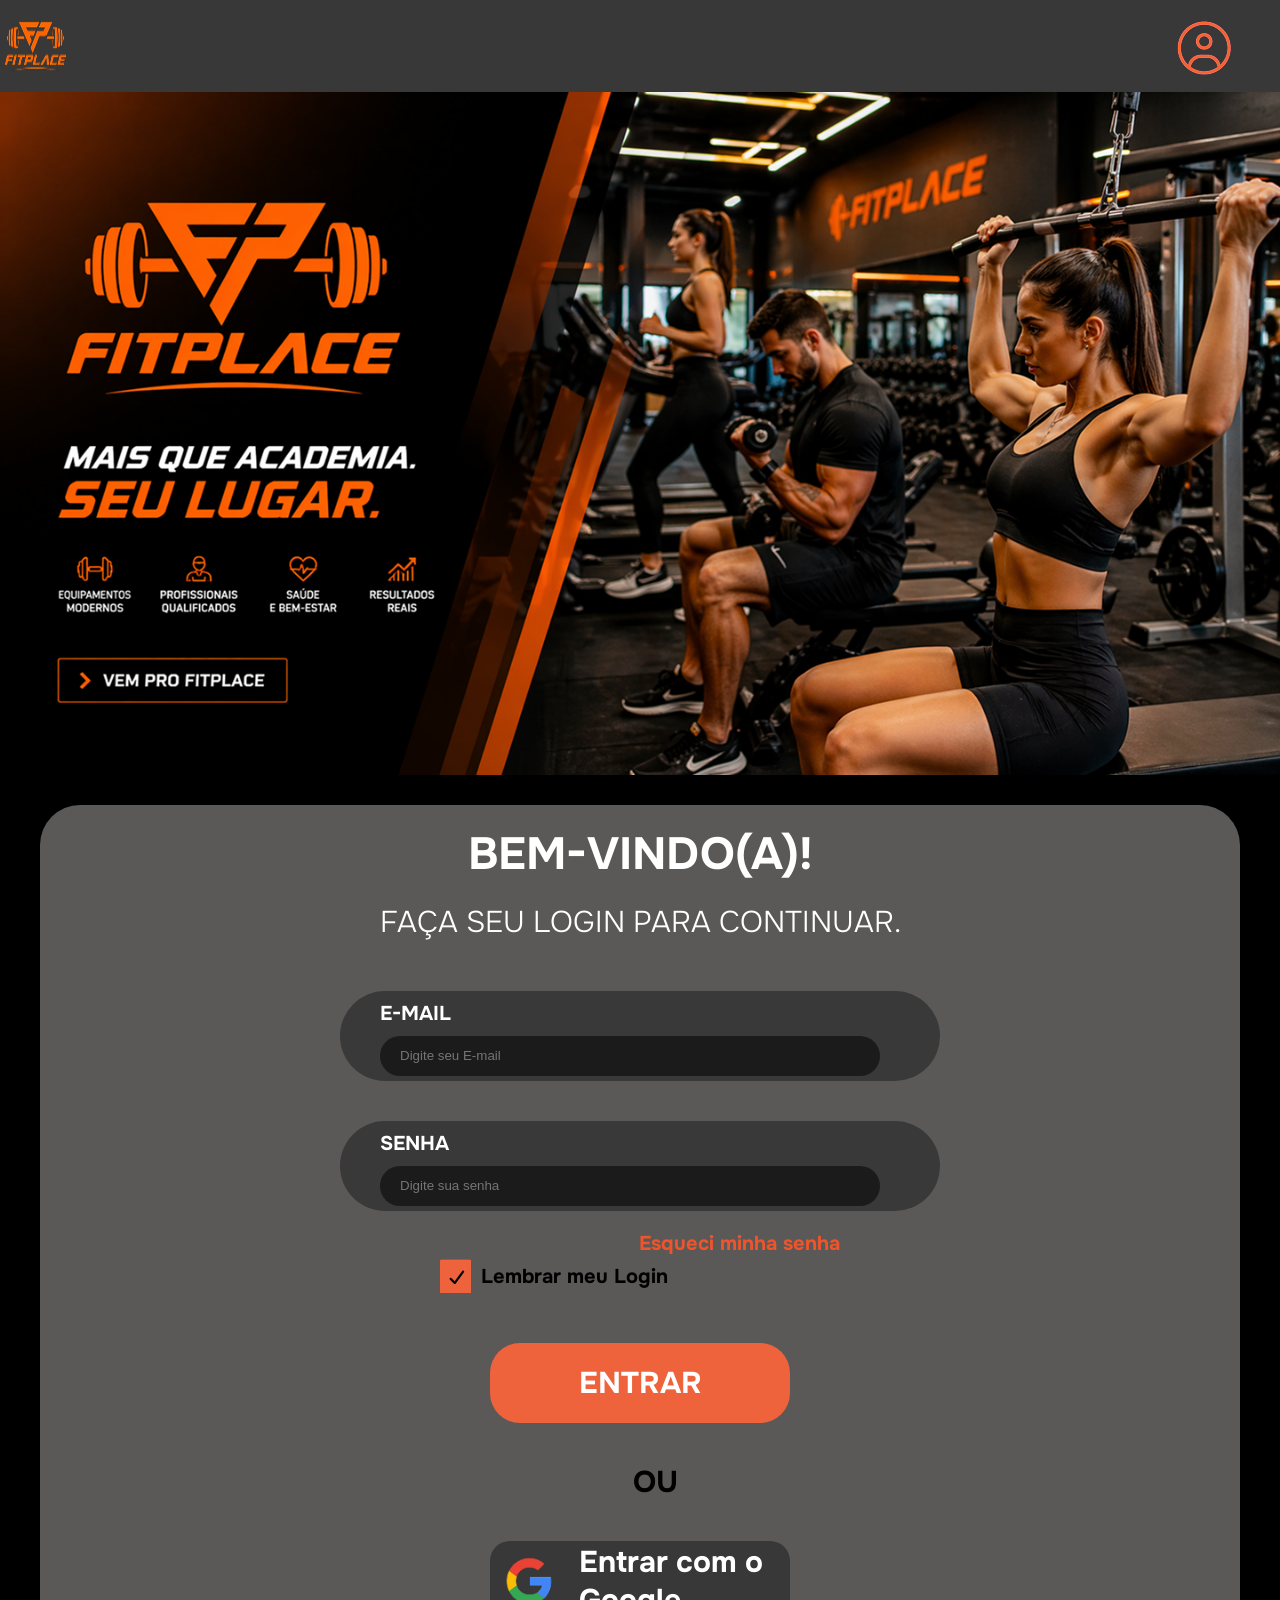
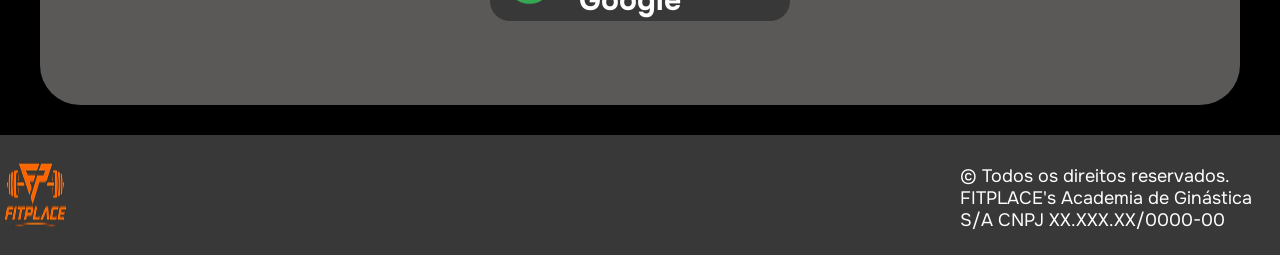
<file: logins, bibliot. exerc., alunos cadast., web-inst/login-aluno.html>
<html lang="pt-br" dir="ltr">
    <head>
        <title>Login Aluno</title>
        <meta charset="utf-8">
        <link rel="stylesheet" href="css/login-aluno.css">
        <meta name="viewport" content="width=device-width, initial-scale=1.0">
    </head>
    <body>
        <header>
            <img src="img/LOGO.png" alt="Logo da Empresa.">
            <section class="itens-header">
            
            <img src="img/foto-perfil.png" alt="Perfil do usuário.">
            </section>
        </header>
        <main>
            <img src="img/banner.png" alt="Banner da empresa" class="banner">
            <div class="div-principal">
                <section class="texto-principal">
                <h4>Bem-Vindo(a)!</h4>
                <h3>Faça seu login para continuar.</h3>
                </section>
                <section class="alinhar">
                <div class="email">
                    <h5>E-mail</h5>
                        <input type="email" required placeholder="Digite seu E-mail">
                </div>
                <div class="senha">
                    <h5>Senha</h5>
                        <input type="text" required placeholder="Digite sua senha"></div>
                        </section>
                        <h6>Esqueci minha senha</h6>
                        <div class="texto3">
                            <img src="img/Captura de tela 2026-05-07 152223.png" alt="Ícone de confirmação">
                            <h6>Lembrar meu Login</h6>
                        </div>
                        <section class="botao">
                        <button type="submit" class="enviar">Entrar</button>
                        </section>
                        <section class="outro">
                            <p>OU</p>
                        </section>
                        <section class="entrar-glg">
                        <div class="entrar-com-google">
                            <img src="img/google.png" alt="Ícone do Google">
                            <p>Entrar com o Google</p>
                        </div>
                        </section>
                </div>
        </main>
        <footer>
            <img src="img/LOGO.png" alt="Logo da empresa">
            <p>© Todos os direitos reservados.
                FITPLACE's Academia de Ginástica S/A
                CNPJ XX.XXX.XX/0000-00</p>
        </footer>
    </body>
</html>
</file>
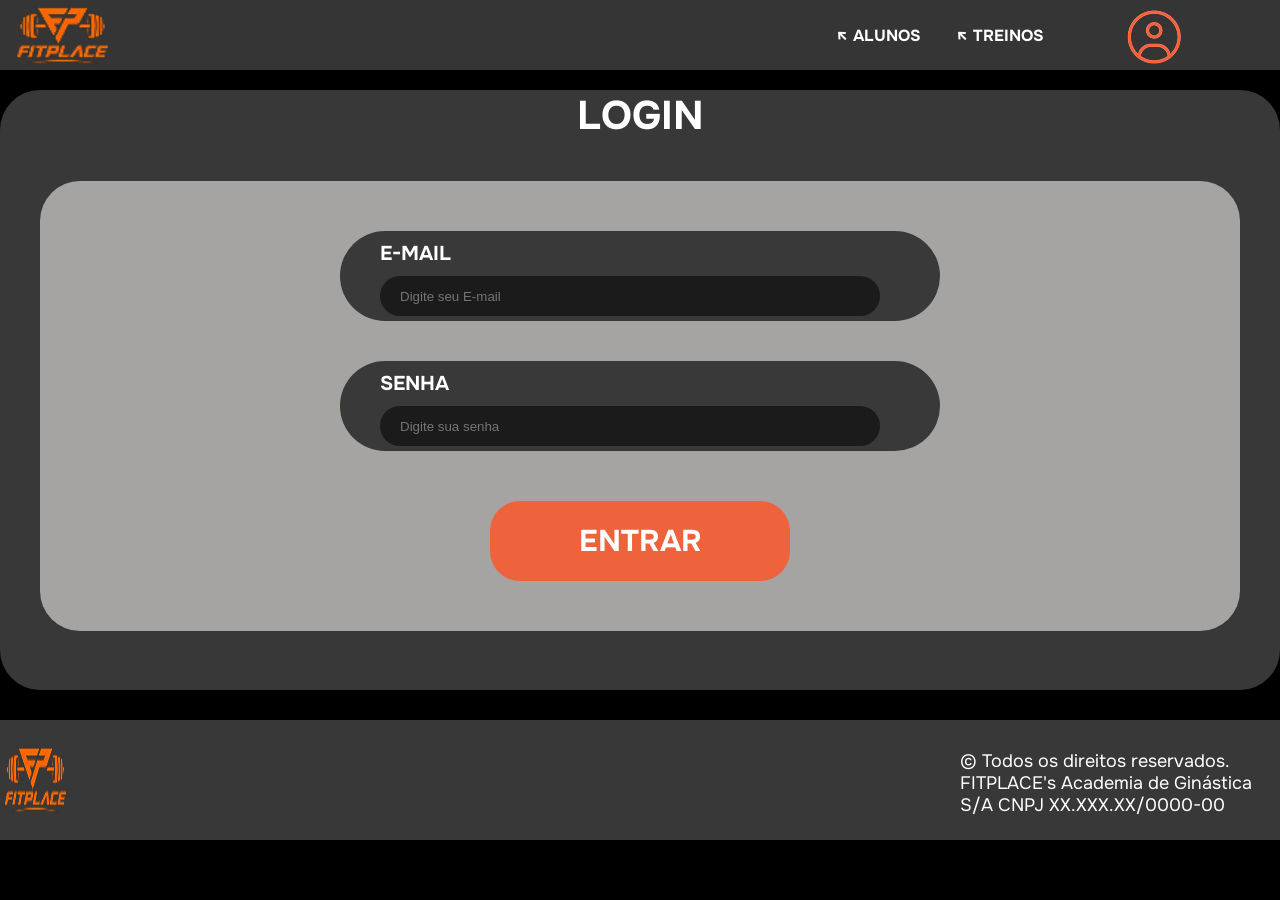
<file: logins, bibliot. exerc., alunos cadast., web-inst/login-instrutor.html>
<html lang="pt-br" dir="ltr">
    <head>
        <title>Login Instrutor</title>
        <meta charset="utf-8">
        <link rel="stylesheet" href="css/login-instrutor.css">
        <meta name="viewport" content="width=device-width, initial-scale=1.0">
    </head>
    <body>
          <header class="cabecalho">
        <div class="logo">
            <img src="img/LOGO.png" alt="Logo Fitplace">
        </div>
        <nav class="menu">
            <a href="#">↖ ALUNOS</a>
            <a href="#">↖ TREINOS</a>
            <img src="img/foto-perfil.png" alt="Perfil" class="perfil">
        </nav>
    </header>
        <main>
            <div class="pagina-principal">
                <h1>Login</h1>
                <div class="preenchimento-de-dados">
                    <section class="alinhar">
                <div class="email">
                    <h5>E-mail</h5>
                        <input type="email" required placeholder="Digite seu E-mail">
                </div>
                <div class="senha">
                    <h5>Senha</h5>
                        <input type="text" required placeholder="Digite sua senha"></div>
                        </section>
                        <section class="botao">
                        <button type="submit" class="enviar">Entrar</button>
                        </section>
                </div>
            </div>
        </main>
        <footer>
            <img src="img/LOGO.png" alt="Logo da empresa">
            <p>© Todos os direitos reservados.
                FITPLACE's Academia de Ginástica S/A
                CNPJ XX.XXX.XX/0000-00</p>
        </footer>
    </body>
</html>
</file>
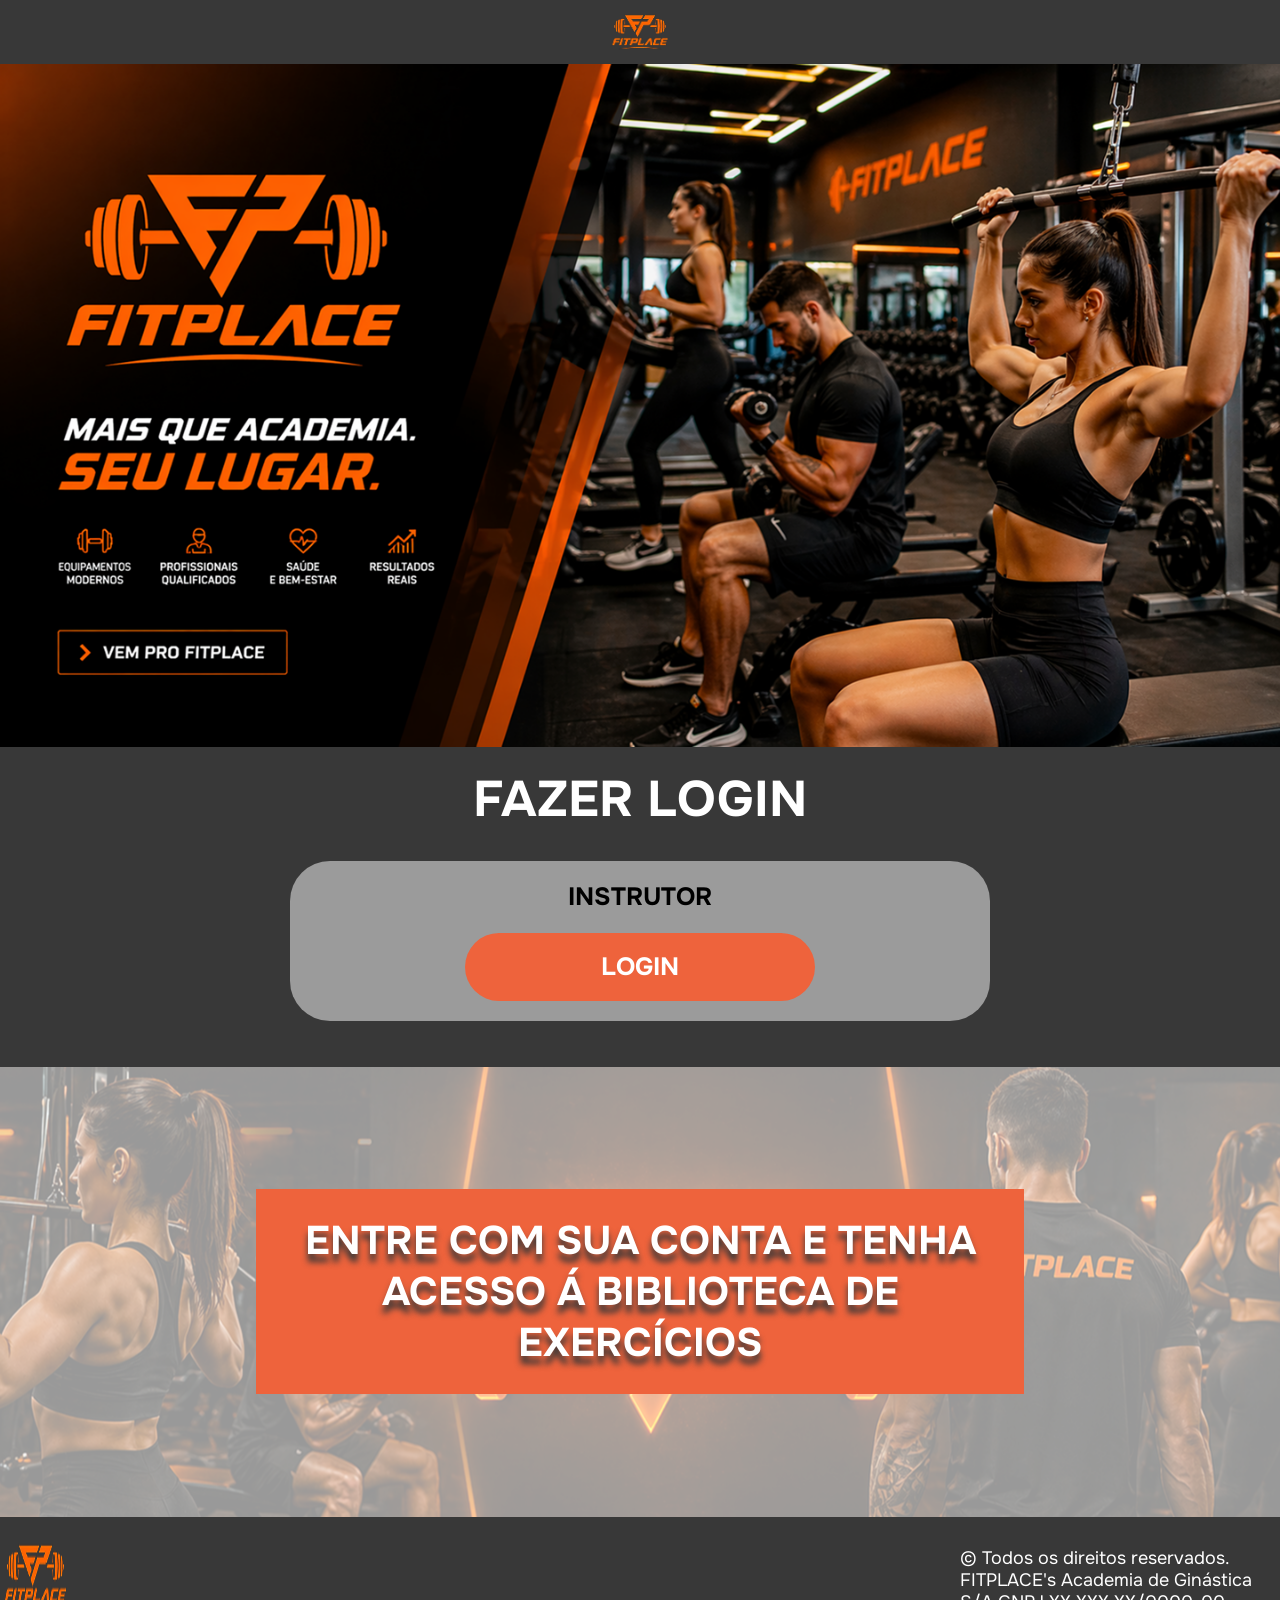
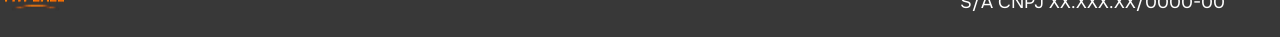
<file: logins, bibliot. exerc., alunos cadast., web-inst/pagina-web-instrutor.html>
<html lang="pt-br" dir="ltr">
    <head>
        <title>Página Login do Instrutor</title>
        <meta charset="utf-8">
        <link rel="stylesheet" href="css/pagina-web-instrutor.css">
        <meta name="viewport" content="width=device-width, initial-scale=1.0">
    </head>
    <body>
        <header>
            <img src="img/LOGO.png" alt="Logo da Empresa.">
        </header>
        <main>
            <img src="img/banner.png" alt="Imagem do banner" class="banner">
            <div class="login-instrutor">
            <h3>Fazer Login</h3>
            <section>
            <div class="pt1-login">
                <h3>INSTRUTOR</h3>
                <div class="pt2-login">
                    <h4>LOGIN</h4>
                </div>
            </div>
            </div>
            </section>
            <div class="capa-bibliotecaexerc">
               <div class="quadrado-laranja">
                <h5>ENTRE COM SUA CONTA E TENHA ACESSO Á BIBLIOTECA DE EXERCÍCIOS</h5>
               </div>
            </div>
        </main>
        <footer>
            <img src="img/LOGO.png" alt="Logo da empresa">
            <p>© Todos os direitos reservados. 
                FITPLACE's Academia de Ginástica S/A
                CNPJ XX.XXX.XX/0000-00</p>
        </footer>
    </body>
</html>
</file>
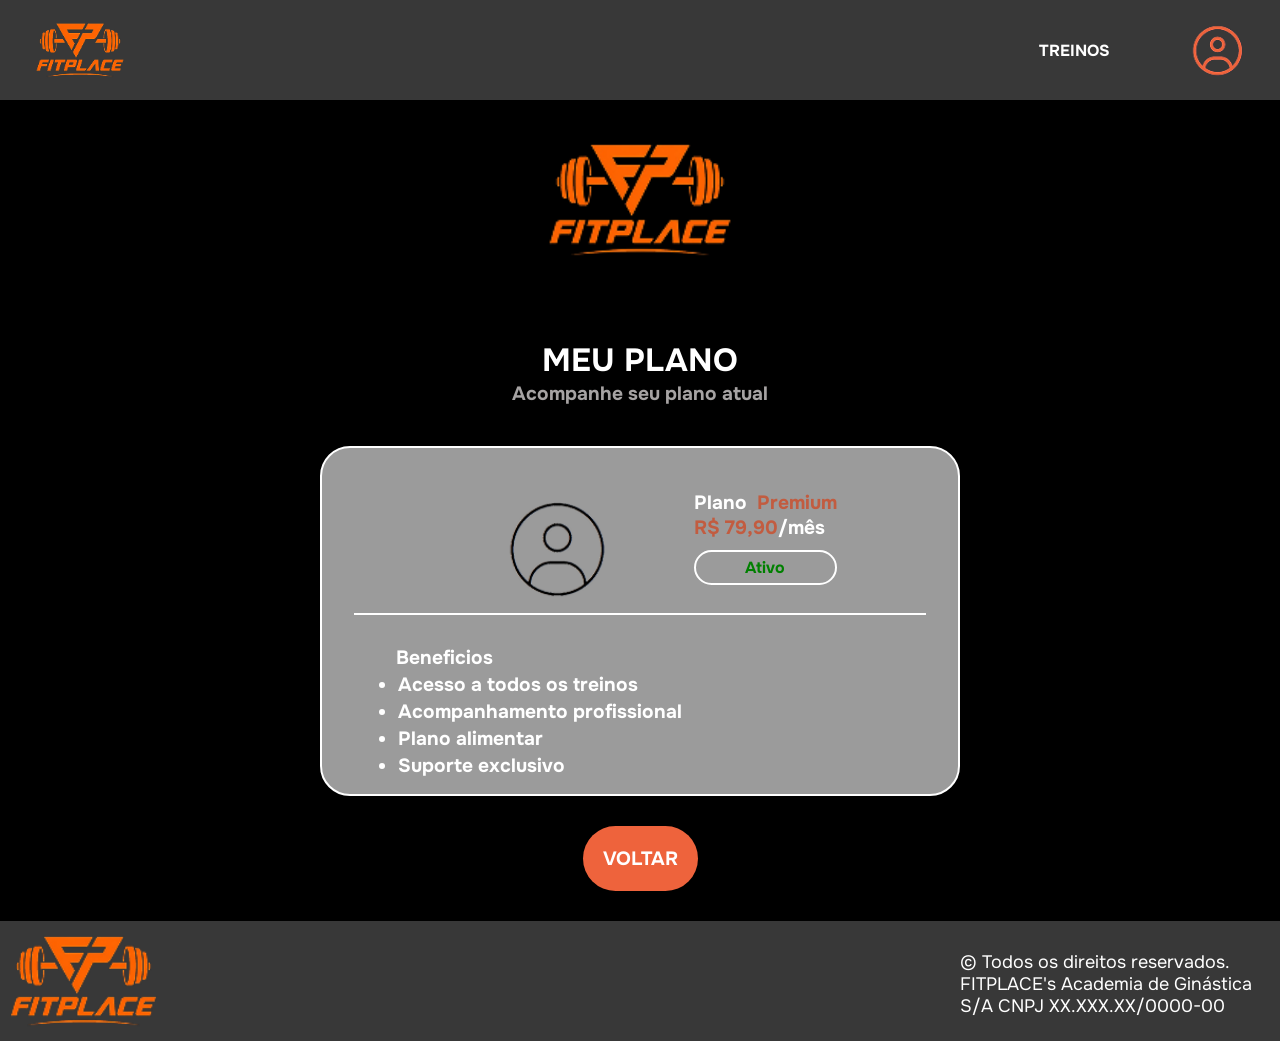
<file: meu-plano/meu-plano.html>
<html lang="pt-br" dir="ltr">
    <head>
        <title>Meu Plano</title>
        <meta charset="utf-8">
        <meta name="viewport" content="width=device-width, initial-scale=1.0">
        <link rel="stylesheet" href="assets/css/meu-plano.css">
    </head>
    <body>
        <header>
            <img src="assets/img/logo.png" alt="Logo da academia" />
            <nav>
                <a href="#">Treinos</a>
                <a href="#"> 
                    <img src="assets/img/perfil.png" alt="Imagem representando o perfil do usuário">
                </a>
            </nav>
        </header>
        <main>
            <section class="banner">
                <img src="assets/img/logo.png" alt="Logo">
            </section>

            <section class="principal">
                <h3>Meu Plano</h3>
                <h4>Acompanhe seu plano atual</h4>

                <div class="quadro">
                    <div class="superior">
                        <img src="assets/img/perfil-foto.png" alt="Foto de perfil">
                        <div class="textos">
                            <div class="juntos">
                                <p class="basico">Plano</p>
                                <p class="colorido">Premium</p> 
                            </div>
                            <div class="juntos">
                                <p class="colorido">R$ 79,90</p>
                                <p class="basico">/mês</p>
                            </div>
                            <p class="verde">Ativo</p>
                        </div>
                    </div>

                    <div class="barra"></div>

                    <div class="beneficios">
                        <h4>Beneficios</h4>
                        <ul>
                            <li>Acesso a todos os treinos</li>
                            <li>Acompanhamento profissional</li>
                            <li>Plano alimentar</li>
                            <li>Suporte exclusivo</li>
                        </ul>

                    </div>
                </div>

                <a href="#" class="botao">VOLTAR</a>
            </section>
        </main>

        <footer>
            <img src="assets/img/logo.png" alt="Logo da empresa">
            <p>© Todos os direitos reservados.
                FITPLACE's Academia de Ginástica S/A
                CNPJ XX.XXX.XX/0000-00</p>
        </footer>
    </body>
</html>
</file>
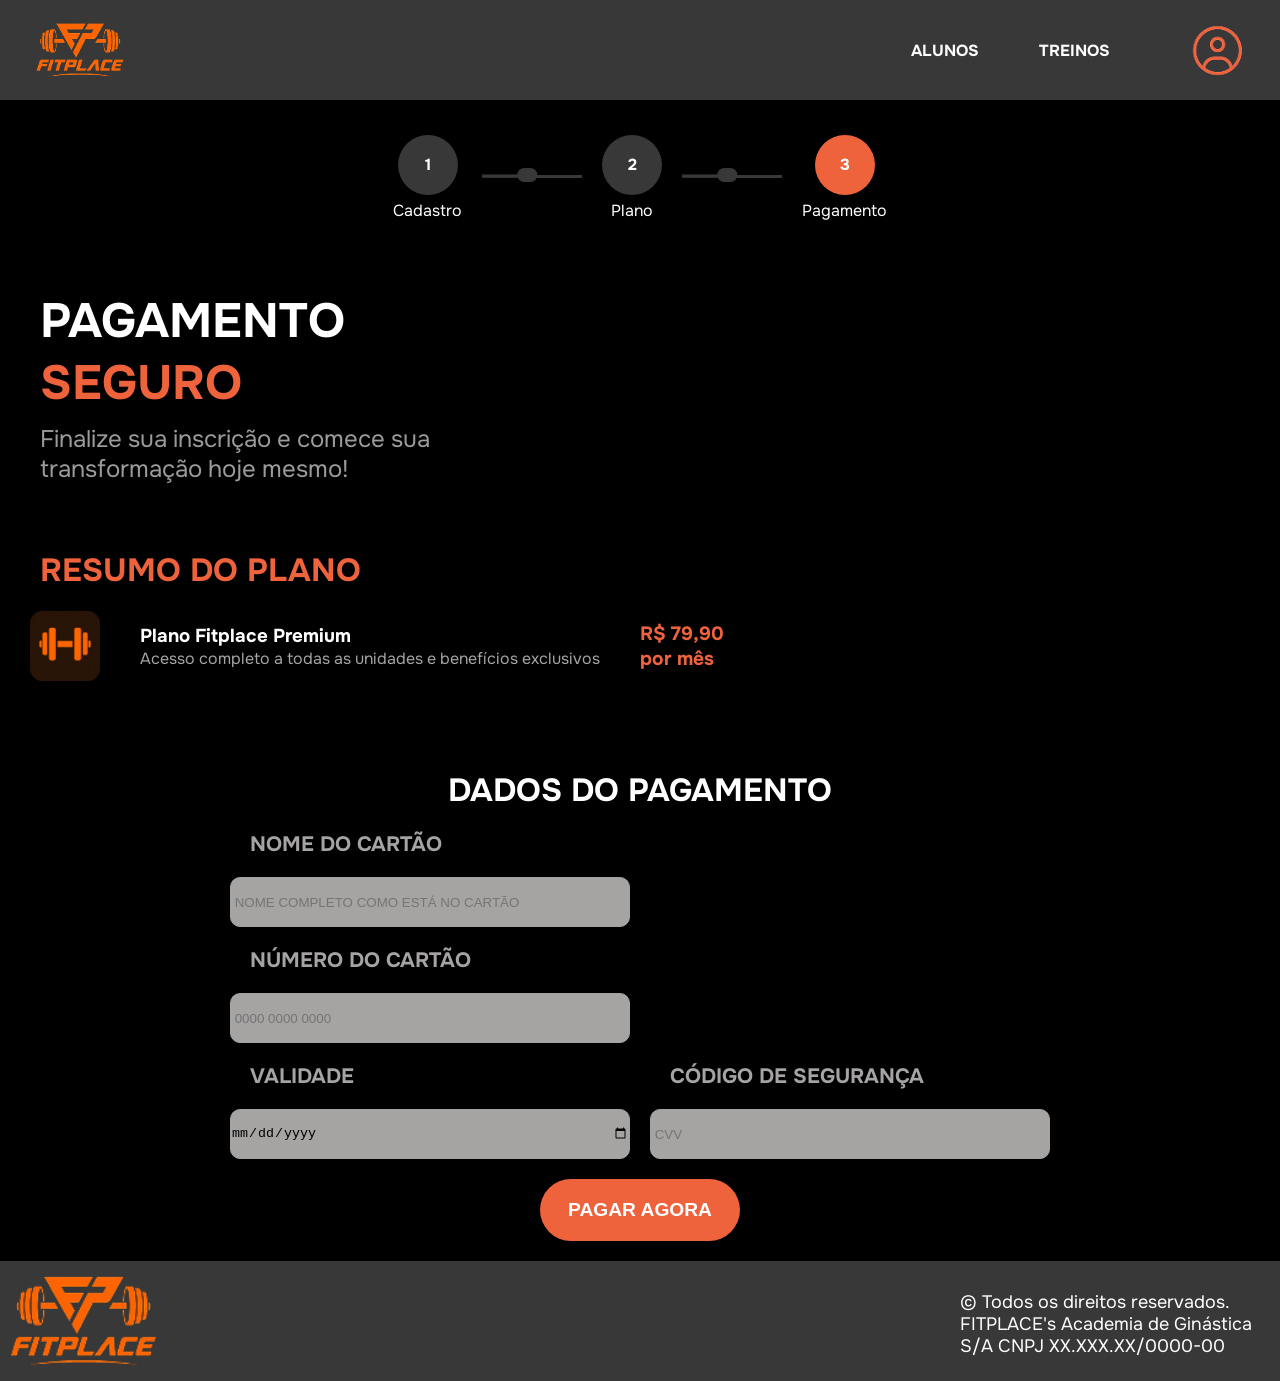
<file: pagamento/pagamento.html>
<html lang="pt-br" dir="ltr">
    <head>
        <title>Pagamento</title>
        <meta charset="utf-8">
        <meta name="viewport" content="width=device-width, initial-scale=1.0">
        <link rel="stylesheet" href="assets/css/pagamento.css">
    </head>
    <body>
        <header>
            <img src="assets/img/logo.png" alt="Logo da academia" />
            <nav>
                <a href="#">Alunos</a>
                <a href="#">Treinos</a>
                <a href="#"> 
                    <img src="assets/img/perfil.png" alt="Imagem representando o perfil do usuário">
                </a>
            </nav>
        </header>
        <main>
            <section class="carregamento">
                <div class="primeiro">
                    <p class="numeros">1</p>
                    <p>Cadastro</p>
                </div>

                <img src="assets/img/barra-falta.png" alt="Barra de carregamento" class="barra">

                <div class="contagem">
                    <p class="numeros">2</p>
                    <p>Plano</p>
                </div>

                <img src="assets/img/barra-falta.png" alt="Barra de carregamento" class="barra">

                <div class="contagem">
                    <p class="selecionado">3</p>
                    <p>Pagamento</p>
                </div>
            </section>

            <!-- Chamada -->
            <section class="chamada">
                <h3>Pagamento</h3>
                <h4>seguro</h4>
                <p>Finalize sua inscrição e comece sua transformação hoje mesmo!</p>
            </section>

            <!-- Resumo do plano -->
             <section class="resumo">
                <h2>Resumo do plano</h2>
                <div class="row">
                    <img src="assets/img/halter.png" alt="halter">
                    <div class="textos-meio">
                        <h3>Plano Fitplace Premium</h3>
                        <p>Acesso completo a todas as unidades e benefícios exclusivos</p>
                    </div>
                    <p class="preco">R$ 79,90 por mês</p>
                </div>
             </section>

             <!-- Dados do pagamento -->
            <section class="dados">
                <h3>Dados do pagamento</h3>

                <form>
                    <label>Nome do cartão</label>
                    <input type="text" name="nome" required placeholder=" NOME COMPLETO COMO ESTÁ NO CARTÃO">

                    <label>Número do cartão</label>
                    <input type="text" name="numero-cartao" required placeholder=" 0000 0000 0000">
                    
                    <div class="lado">
                        <div class="caixa-menor">
                            <label>Validade</label>
                            <input type="date" name="validade" required placeholder=" MM / AA">
                        </div>

                        <div class="caixa-menor">
                            <label>Código de segurança</label>
                            <input type="text" name="cvv" required placeholder=" CVV">
                        </div>    
                    </div>

                    <button type="submit">PAGAR AGORA</button>
                </form>
            </section>
        </main>

        <footer>
            <img src="assets/img/logo.png" alt="Logo da empresa">
            <p>© Todos os direitos reservados.
                FITPLACE's Academia de Ginástica S/A
                CNPJ XX.XXX.XX/0000-00</p>
        </footer>
    </body>
</html>
</file>
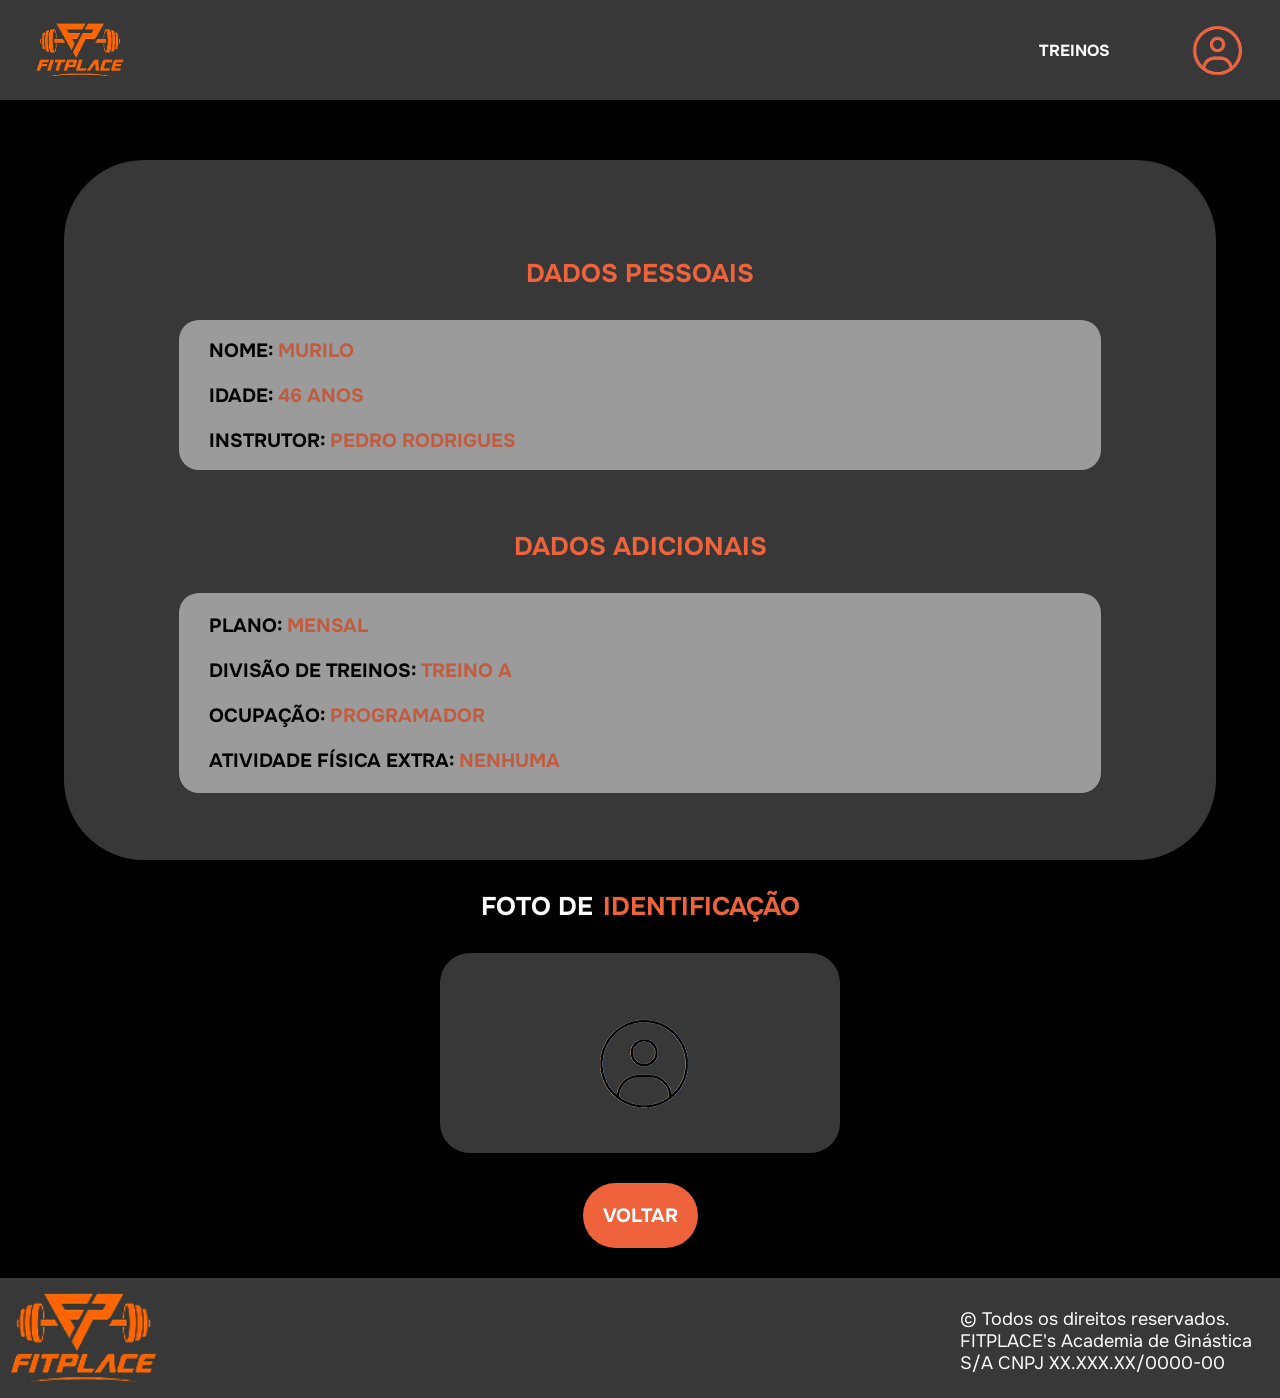
<file: perfil-aluno/perfil-aluno.html>
<html lang="pt-br" dir="ltr">
    <head>
        <title>Perfil do aluno</title>
        <meta charset="utf-8">
        <meta name="viewport" content="width=device-width, initial-scale=1.0">
        <link rel="stylesheet" href="assets/css/perfil-aluno.css">
    </head>
    <body>
        <header>
            <img src="assets/img/logo.png" alt="Logo da academia" />
            <nav>
                <a href="#">Treinos</a>
                <a href="#"> 
                    <img src="assets/img/perfil.png" alt="Imagem representando o perfil do usuário">
                </a>
            </nav>
        </header>

        <main>
            <!-- Quadro principal -->
            <section class="dados-gerais">
                <h3>Dados pessoais</h3>
                <div class="dados-pessoais">
                    <div class="textos"><p class="tipo">Nome:</p> <p class="elemento">Murilo</p></div>
                    <div class="textos"><p class="tipo">Idade:</p> <p class="elemento">46 anos</p></div>
                    <div class="textos"><p class="tipo">Instrutor:</p> <p class="elemento">Pedro Rodrigues</p></div>
                </div>

                <h3>Dados adicionais</h3>
                <div class="dados-adicionais">
                    <div class="textos"><p class="tipo">Plano:</p> <p class="elemento">Mensal</p></div>
                    <div class="textos"><p class="tipo">Divisão de treinos:</p> <p class="elemento">Treino A</p></div>
                    <div class="textos"><p class="tipo">Ocupação:</p> <p class="elemento">Programador</p></div>
                    <div class="textos"><p class="tipo">Atividade física extra:</p> <p class="elemento">Nenhuma</p></div>
                </div>
            </section>

            <!-- Identificação -->
             <section class="identificacao">
                <div class="titulo">
                    <h3>Foto de </h3>
                    <h2>identificação</h2>
                </div>

                <div class="foto">
                    <img src="assets/img/perfil-foto.png" alt="Representação de foto de perfil">
                </div>
             </section>

             <a href="#" class="botao">VOLTAR</a>
        </main>

        <footer>
            <img src="assets/img/logo.png" alt="Logo da empresa">
            <p>© Todos os direitos reservados.
                FITPLACE's Academia de Ginástica S/A
                CNPJ XX.XXX.XX/0000-00</p>
        </footer>
    </body>
</html>
</file>
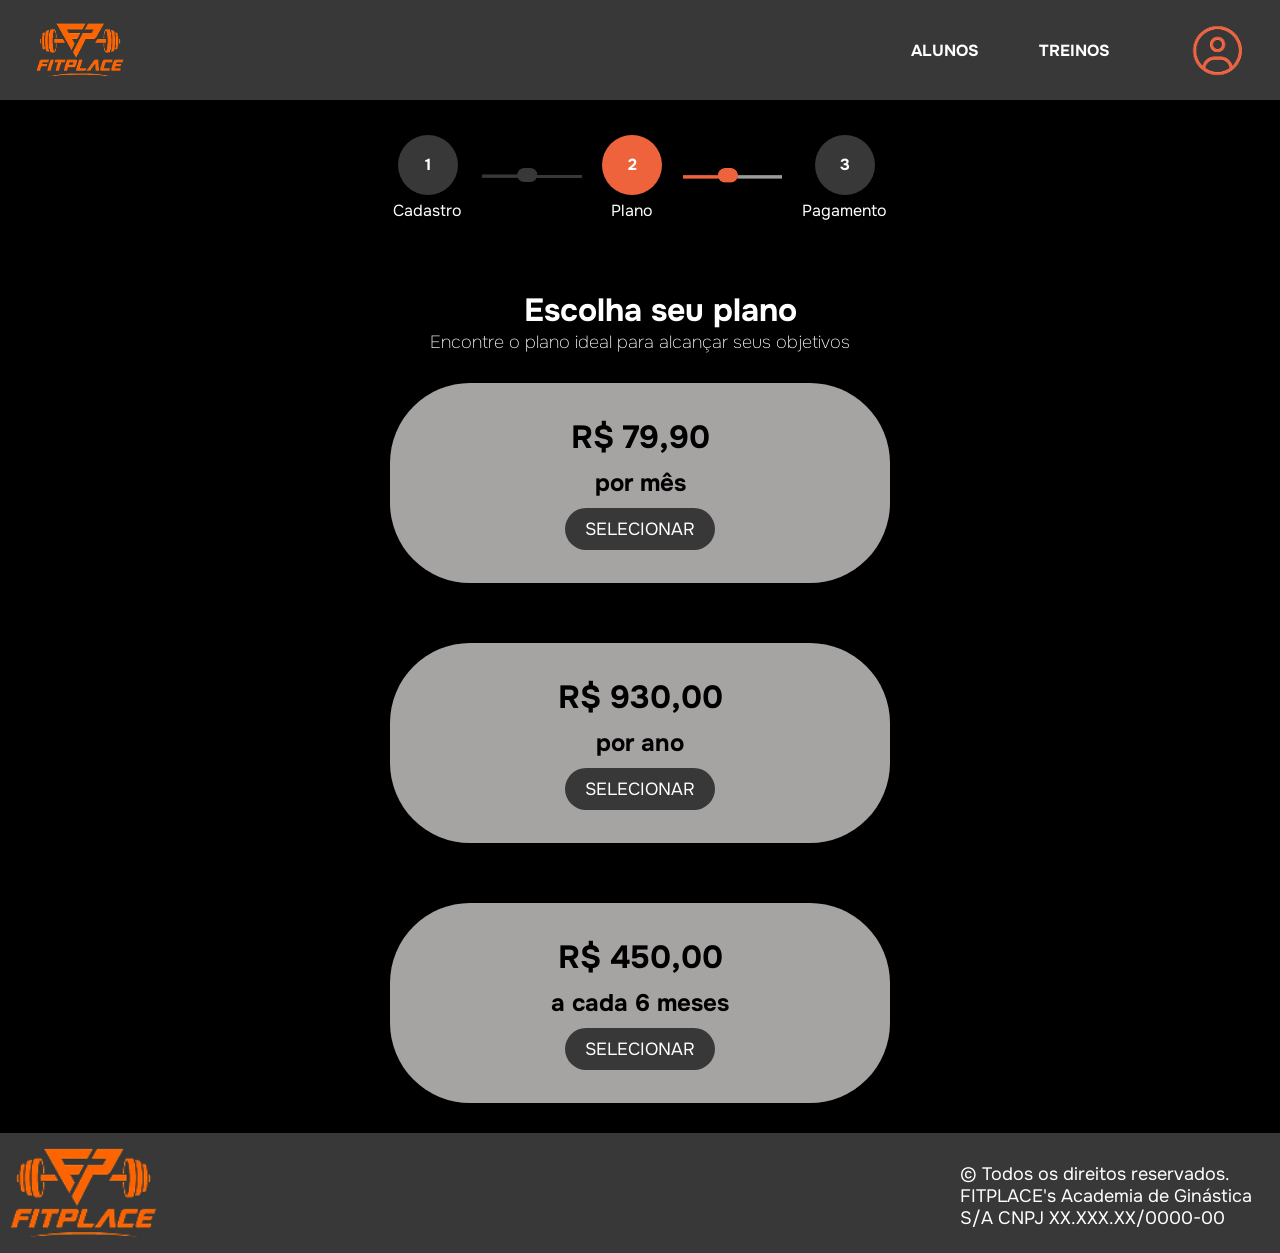
<file: selecionar-planos/selecionar-planos.html>
<html>
    <head>
        <title>Selecionar planos</title>
        <meta charset="utf-8">
        <meta name="viewport" content="width=device-width, initial-scale=1.0">
        <link rel="stylesheet" href="assets/css/selecionar-planos.css">
    </head>
    <body>
        <header>
            <img src="assets/img/logo.png" alt="Logo da academia" />
            <nav>
                <a href="#">Alunos</a>
                <a href="#">Treinos</a>
                <a href="#"> 
                    <img src="assets/img/perfil.png" alt="Imagem representando o perfil do usuário">
                </a>
            </nav>
        </header>
        <main>
            <section class="carregamento">
                <div class="primeiro">
                    <p class="numeros">1</p>
                    <p>Cadastro</p>
                </div>

                <img src="assets/img/barra-falta.png" alt="Barra de carregamento" class="barra">

                <div class="contagem">
                    <p class="selecionado">2</p>
                    <p>Plano</p>
                </div>

                <img src="assets/img/barra.png" alt="Barra de carregamento" class="barra">

                <div class="contagem">
                    <p class="numeros">3</p>
                    <p>Pagamento</p>
                </div>
            </section>

            <section class="principal">
                <h3>Escolha seu plano</h3>
                <p>Encontre o plano ideal para alcançar seus objetivos</p>

                <div class="opcoes">
                    <p class="valor">R$ 79,90</p>
                    <p class="frequencia">por mês</p>
                    <p class="selecionar">selecionar</p>
                </div>

                <div class="opcoes">
                    <p class="valor">R$ 930,00</p>
                    <p class="frequencia">por ano</p>
                    <p class="selecionar">selecionar</p>
                </div>

                <div class="opcoes">
                    <p class="valor">R$ 450,00</p>
                    <p class="frequencia">a cada 6 meses</p>
                    <p class="selecionar">selecionar</p>
                </div>
            </section>
        </main>
        <footer>
            <img src="assets/img/logo.png" alt="Logo da empresa">
            <p>© Todos os direitos reservados.
                FITPLACE's Academia de Ginástica S/A
                CNPJ XX.XXX.XX/0000-00</p>
        </footer>
    </body>
</html>
</file>
<file: academia/credencial/assets/css/estilo.css>
@import url('https://fonts.googleapis.com/css2?family=Onest:wght@100..900&display=swap');
*{
    margin: 0;
    padding: 0;
    border: 0;
    text-decoration: none;
    box-sizing: border-box;
}
:root{
    --bg--principal: #000000;
    --bg--secundaria: #EE633C;
    --cor--text: #ffffff;
    --cor--texto--secundario: #B3B3B3;
}
.logo{
    height: 100px;
}
.login{
    background-color: #EE633C;
    width: 120px;
    height: 35px;
    border-radius: 40px;
    text-align: center;
    padding-top: 10px;
}
body{
    background-color: var(--bg--principal);
    color: var(--cor--text);
    font-family: Onest;
}

Header{ 
Background-color: var(--bg-principal); 
Width: 100%; 
Height: 100px; 
Display: flex; 
Flex-direction: row; 
Align-items: center; 
Justify-content: space-between; 
}
Nav{ 
Display: flex; 
Align-items: center; 
}
A{
Color: var(--texto-principal); 
Padding: 30px; 
Text-transform: uppercase; 
Font-weight: bold; 
}
Header img{ 
Width: 100px; 
Margin-left: 30px; 
}
Header nav a img{ 
Width: 60px; 
Margin-left: 20px; 
} 
.img-banner{
    width: 100%;
}
.banner{
    width: 100%;
    height: 800px;
    background-image: url(../img/image\ 3.png);
    background-repeat: no-repeat;
    background-size: cover;
    text-align: center;
    padding-top: 50px;
}
.imagem_perfil{
    width: 500px;
    height: 400px;
    display: block;
    margin: 0 auto;
}
.qr_code{
    width: 500px;
    height: 500px;
    display: block;
    margin: 0 auto;
}
.voltar {
    width: 50px;
    height: 50px;
    display: block;
    margin: 100px auto;
    position: relative;
    left: -275px;
}
.voltar_texto{
    text-align: center;
    margin: -137px;
    margin-right: 155px;
    font-size: 20px;
}
</file>
<file: academia/Dashboard antes do login/assets/css/estilo.css>
@import url('https://fonts.googleapis.com/css2?family=Onest:wght@100..900&display=swap');
*{
    margin: 0;
    padding: 0;
    border: 0;
    text-decoration: none;
    box-sizing: border-box;
}
:root{
    --bg--principal: #383838;
    --bg--secundaria: #EE633C;
    --cor--text: #ffffff;
    --cor--texto--secundario: #B3B3B3;
}
.logo{
    height: 100px;
}
.login{
    background-color: #EE633C;
    width: 120px;
    height: 35px;
    border-radius: 40px;
    text-align: center;
    padding-top: 10px;
}
body{
    background-color: var(--bg--principal);
    color: var(--cor--text);
    font-family: Onest;
}

Header{ 
Background-color: var(--bg-principal); 
Width: 100%; 
Height: 100px; 
Display: flex; 
Flex-direction: row; 
Align-items: center; 
Justify-content: space-between; 
}
Nav{ 
Display: flex; 
Align-items: center; 
}
A{
Color: var(--texto-principal); 
Padding: 30px; 
Text-transform: uppercase; 
Font-weight: bold; 
}
Header img{ 
Width: 100px; 
Margin-left: 30px; 
}
Header nav a img{ 
Width: 60px; 
Margin-left: 20px; 
} 
.img-banner{
    width: 100%;
}
h3{
    width: 100%;
    height: 30%;
    color: var(--cor--text);
    display: flex;
    justify-content: center;
    padding: 50px;
    text-transform: uppercase;
    font-weight: bolder;
    font-size: 36px;
}
.aluno_retangulo{
    margin: -45px auto;
    border-radius: 40px;
    color: #09090B;
    font-weight: bolder;
}
.cadastro{
    background-color: #383838;
    width: 100%;
    height: 825px;
}
h4{
    text-align: center;
    font-size: 30px;
}
.botao_cadastro{
    background-color: #EE633C;
    align-items: center;
}
.botao_cadastro{
    background-color: #EE633C;
    color: white;
    width: 230px;
    height: 70px;
    border: none;
    border-radius: 40px;
    font-size: 32px;
    font-weight: bold;
    text-transform: uppercase;
    display: flex;
    justify-content: center;
    align-items: center;
    margin: -165px auto;
}
.cadastro_fundo{
    background-color:#B3B3B3;
    width: 800px;
    height: 250px;
    display: block;
    justify-content: center;
    align-items: center;
    margin: 40px auto;
    border-radius: 40px;
}
.fundo_2{
    height: 100%;
    width: 100%;
    background-image: url(../img/TREINOS\ E\ EXERCÍCIOS\ \(1\).png);
    background-repeat: no-repeat;
    background-size: cover;
    background-position: center;
    display: flex;
    justify-content: center;
    align-items: center;
}
.botao_biblioteca{
    background-color: #EE633C;
    color: white;
    width: 530px;
    height: 95px;
    border: none;
    border-radius: 40px;
    font-size: 32px;
    font-weight: bold;
    text-transform: uppercase;
}
footer{

    display: flex;

    flex-direction: row;

    height: 120px;

    width: 100%;

    background-color: #383838;

    font-size: 18;

    justify-content: space-between;

}

footer p{

    margin-top: 30px;

    max-width: 25%;

    color: white;

    font-family: Onest, sans-serif;

}
</file>
<file: academia/Dashboard instrutor/assets/css/estilo.css>
@import url('https://fonts.googleapis.com/css2?family=Onest:wght@100..900&display=swap');
*{
    margin: 0;
    padding: 0;
    border: 0;
    text-decoration: none;
    box-sizing: border-box;
}
:root{
    --bg--principal: #383838;
    --bg--secundaria: #EE633C;
    --cor--text: #ffffff;
    --cor--texto--secundario: #B3B3B3;
}
.logo{
    height: 100px;
}
.login{
    background-color: #EE633C;
    width: 120px;
    height: 35px;
    border-radius: 40px;
    text-align: center;
    padding-top: 10px;
}
body{
    background-color: var(--bg--principal);
    color: var(--cor--text);
    font-family: Onest;
}

Header{ 
Background-color: var(--bg-principal); 
Width: 100%; 
Height: 100px; 
Display: flex; 
Flex-direction: row; 
Align-items: center; 
Justify-content: space-between; 
}
Nav{ 
Display: flex; 
Align-items: center; 
}
A{
Color: var(--texto-principal); 
Padding: 30px; 
Text-transform: uppercase; 
Font-weight: bold; 
}
Header img{ 
Width: 100px; 
Margin-left: 30px; 
}
Header nav a img{ 
Width: 60px; 
Margin-left: 20px; 
} 
.img-banner{
    width: 100%;
}
h3{
    width: 100%;
    height: 30%;
    color: var(--cor--text);
    display: flex;
    justify-content: center;
    padding: 50px;
    text-transform: uppercase;
    font-weight: bolder;
    font-size: 36px;
}
.aluno_retangulo{
    margin: -45px auto;
    border-radius: 40px;
    color: #09090B;
    font-weight: bolder;
}
.cadastro{
    background-color: #383838;
    width: 100%;
    height: 825px;
}
h4{
    text-align: center;
    font-size: 30px;
}
.botao_cadastro{
    background-color: #EE633C;
    align-items: center;
}
.botao_cadastro{
    background-color: #EE633C;
    color: white;
    width: 230px;
    height: 70px;
    border: none;
    border-radius: 40px;
    font-size: 32px;
    font-weight: bold;
    text-transform: uppercase;
    display: flex;
    justify-content: center;
    align-items: center;
    margin: -165px auto;
}
.cadastro_fundo{
    background-color:#B3B3B3;
    width: 800px;
    height: 250px;
    display: block;
    justify-content: center;
    align-items: center;
    margin: 40px auto;
    border-radius: 40px;
}
.fundo_2{
    height: 100%;
    width: 100%;
    background-image: url(../img/TREINOS\ E\ EXERCÍCIOS\ \(1\).png);
    background-repeat: no-repeat;
    background-size: cover;
    background-position: center;
    display: flex;
    justify-content: center;
    align-items: center;
}
.botao_biblioteca{
    background-color: #EE633C;
    color: white;
    width: 530px;
    height: 95px;
    border: none;
    border-radius: 40px;
    font-size: 32px;
    font-weight: bold;
    text-transform: uppercase;
}
footer{

    display: flex;

    flex-direction: row;

    height: 120px;

    width: 100%;

    background-color: #383838;

    font-size: 18;

    justify-content: space-between;

}

footer p{

    margin-top: 30px;

    max-width: 25%;

    color: white;

    font-family: Onest, sans-serif;

}
</file>
<file: academia/exemplo_treino/assets/css/estilo.css>
@import url('https://fonts.googleapis.com/css2?family=Onest:wght@100..900&display=swap');
*{
    margin: 0;
    padding: 0;
    border: 0;
    text-decoration: none;
    box-sizing: border-box;
}
:root{
    --bg--principal: #383838;
    --bg--secundaria: #EE633C;
    --cor--text: #ffffff;
    --cor--texto--secundario: #B3B3B3;
}
.logo{
    height: 100px;
}
.login{
    background-color: #EE633C;
    width: 120px;
    height: 35px;
    border-radius: 40px;
    text-align: center;
    padding-top: 10px;
}
body{
    background-color: var(--bg--principal);
    color: var(--cor--text);
    font-family: Onest;
}

Header{ 
Background-color: var(--bg-principal); 
Width: 100%; 
Height: 100px; 
Display: flex; 
Flex-direction: row; 
Align-items: center; 
Justify-content: space-between; 
}
Nav{ 
Display: flex; 
Align-items: center; 
}
A{
Color: var(--texto-principal); 
Padding: 30px; 
Text-transform: uppercase; 
Font-weight: bold; 
}
Header img{ 
Width: 100px; 
Margin-left: 30px; 
}
Header nav a img{ 
Width: 60px; 
Margin-left: 20px; 
} 
.fundo-preto {
    background-color: black;
    font-family: sans-serif;
    margin: 0;
    padding: 20px;
}

.lista-treino {
    display: flex;
    flex-direction: column;
    align-items: center;
    gap: 20px;
}

.card {
    background-color: #999;
    width: 100%;
    max-width: 400px;
    padding: 20px;
    border-radius: 25px;
}

div {
    display: flex;
    justify-content: center;
    padding: 30px 0;
}

.botao-voltar {
    background-color: #f05a28;
    color: black;
    border: none;
    padding: 15px 80px;
    border-radius: 50px;
    font-weight: bold;
    text-transform: uppercase;
}
footer{
    display: flex;
    flex-direction: row;
    height: 120px;
    width: 100%;
    background-color: #383838;
    font-size: 18;
    justify-content: space-between;
}
footer p{
    margin-top: 30px;
    max-width: 25%;
    color: white;
    font-family: Onest, sans-serif;
}
</file>
<file: cadastro-alunos/assets/css/estilo.css>
@import url('https://fonts.googleapis.com/css2?family=Onest:wght@100..900&display=swap');

*{
    margin: 0;
    padding: 0;
    border: 0;
    box-sizing: border-box;
    text-decoration: none;
}

:root{
    --bg-principal: #383838;
    --bg-secundario: #000000;
    --texto-principal: #FFFFFF;
    --cor-principal: #EE633C;
    --cor-basica: #9B9B9B;
    --cor-clara: #A6A3A3;
}

body{
    font-family: Onest;
}

header{
    background-color: var(--bg-principal);
    width: 100%;
    height: 100px;
    display: flex;
    flex-direction: row;
    align-items: center;
    justify-content: space-between;
}

nav{
    display: flex;
    align-items: center;
}

a{
    color: var(--texto-principal);
    padding: 30px;
    text-transform: uppercase;
    font-weight: bold;

}

header img{
    width: 100px;
    margin-left: 30px;

}

header nav a img{
    width: 60px;
    margin-left: 20px;
}

.carregamento{
    display: flex;
    flex-direction: row;
    gap: 20px;
    justify-content: center;
    align-items: center;
    width: 100%;
    height: 150px;
    background-color: var(--bg-secundario);
}

.carregamento p{
    color: var(--texto-principal);
}

.contagem{
    display: flex;
    flex-direction: column;
    justify-content: center;
    align-items: center;
}

.primeiro{
    display: flex;
    flex-direction: column;
    justify-content: center;
    align-items: center;
}

.numeros{
    display: flex;
    justify-content: center;
    align-items: center;
    background-color: var(--bg-principal);
    width: 60px;
    height: 60px;
    border-radius: 100%;
    font-weight: bolder;
}

.selecionado{
    display: flex;
    justify-content: center;
    align-items: center;
    background-color: var(--cor-principal);
    width: 60px;
    height: 60px;
    border-radius: 100%;
    font-weight: bolder;
}

.carregamento p{
    margin-top: 5px;
}

.barra{
    width: 100px;
}

.banner{
    background-image: url(../img/banner-base.png);
    background-repeat: no-repeat;
    background-size: cover;
    height: 600px;
    display: flex;
    flex-direction: column;
    justify-content: center;
}

.banner h3{
    font-size: 3em;
    color: var(--texto-principal);
    text-transform: uppercase;
    margin-left: 40px;
}

.banner h4{
    font-size: 3em;
    color: var(--cor-principal);
    text-transform: uppercase;
    margin-left: 40px;
}

.banner p{
    font-size: 1.5em;
    color: var(--cor-basica);
    max-width: 300px;
    margin-left: 40px;
    margin-top: 10px;
}

input{
    background-color: var(--cor-clara);
    border: 1px solid var(--cor-clara);
    border-radius: 10px;
    height: 50px;
    width: 400px;
}

.formulario{
    background-color: var(--bg-principal);
    display: flex;
    flex-direction: column;
    gap: 30px;
    justify-content: center;
    align-items: center;
}

form{
    display: flex;
    flex-direction: column;
    gap: 40px;
}

.formulario h3{
    color: var(--texto-principal);
    font-size: 1.5em;
    margin-top: 30px;
}

button{
    background-color: var(--cor-principal);
    padding: 20px;
    color: var(--texto-principal);
    font-weight: bolder;
    font-size: 1.2em;
    border-radius: 77px;
}

footer{
    display: flex;
    flex-direction: row;
    height: 120px;
    width: 100%;
    background-color: #383838;
    font-size: 18;
    justify-content: space-between;
}
footer p{
    margin-top: 30px;
    max-width: 25%;
    color: white;
    font-family: Onest, sans-serif;
}
</file>
<file: html - turma a/css/login-instrutor.css>
@import url('https://fonts.googleapis.com/css2?family=Onest:wght@100..900&display=swap');
*{
    box-sizing: border-box;
    border: 0;
    margin: 0;
    padding: 0;
    text-decoration: none;
}
body{
    display: flex;
    flex-direction: column;
}
header{
    display: flex;
    width: 100%;
    background-color: #383838;
    justify-content: center;
    align-items: center;
}
header img{
    width: 64px;
    
}
.banner{
    width: 100%;
}
.login-instrutor{
    width: 100%;
    height: 320px;
    background-color: #383838;
    display: flex;
    align-items: center;
    flex-direction: column;
}
main h3{
    text-transform: uppercase;
    font-size: 50px;
    color: white;
    margin-top: 20px;
    font-family: Onest, sans-serif;
}
.pt1-login{
    display: flex;
    align-items: center;
    justify-content: center;
    flex-direction: column;
    height: 160px;
    width: 700px;
    background-color: #9B9B9B;
    margin-top: 30px;
    border-radius: 40px;
}
section{
    display: flex;
    align-items: center;
    justify-content: center;
    
}
.pt2-login{
    height: 80px;
    width: 350px;
    background-color: #EE633C;
    border-radius: 60px;
    display: flex;
    align-items: center;
    justify-content: center;
    margin-bottom: 20px;
}
.pt2-login h4{
     font-family: Onest, sans-serif;
     font-size: 25;
     color: white;

}
.pt1-login h3{
    font-size: 25;
    color: black;
    padding-bottom: 20px;
}
.capa-bibliotecaexerc{
    width: 100%;
    background-image: url(../img/capa.png);
    width: 100%;
    height: 450px;
    background-position: center;
    display: flex;
    align-items: center;
    justify-content: center;
}
.quadrado-laranja{
    width: 60%;
    height: 205px;
    background-color: #EE633C;
    display: flex;
    justify-content: center;
    align-items: center;
}
.quadrado-laranja h5{
    font-family: Onest, sans-serif;
    font-size: 40;
    text-align: center;
    color: white;
    text-shadow: 0px 8px 6px #383838;
}
footer{
    display: flex;
    flex-direction: row;
    height: 120px;
    width: 100%;
    background-color: #383838;
    font-size: 18;
    justify-content: space-between;
}
footer p{
    margin-top: 30px;
    max-width: 25%;
    color: white;
    font-family: Onest, sans-serif;
}
</file>
<file: logins, bibliot. exerc., alunos cadast., web-inst/css/biblioteca-exercicios.css>
@import url('https://fonts.googleapis.com/css2?family=Onest:wght@100..900&display=swap');

* {
    box-sizing: border-box;
    border: 0;
    margin: 0;
    padding: 0;
    text-decoration: none;
}

body {
    font-family: 'Onest', Arial, sans-serif;
    background-color: #181818;
    color: white;
}

.cabecalho {
    width: 100%;
    height: 70px;
    background-color: #353535;
    display: flex;
    align-items: center;
    justify-content: space-between;
    padding: 0 50px;
}

.logo img {
    margin-left: -40px;
    width: 105px;
}

.menu {
    display: flex;
    align-items: center;
    gap: 35px;
}

.menu a {
    color: white;
    font-size: 16px;
    font-weight: 700;
}

.perfil {
    width: 55px;
    height: 55px;
    border-radius: 50%;
    object-fit: cover;
    object-position: center;
    background-color: #b8b8b8;
}

.conteudo {
    padding: 38px 30px 20px 30px;
}

.area-exercicios {
    background-color: #4a4a4a;
    border-radius: 8px;
    padding: 18px 18px 25px 18px;
    display: flex;
    justify-content: space-between;
    gap: 25px;
}

.lista-exercicios {
    width: 70%;
}

.lista-exercicios h1 {
    text-align: center;
    color: #ff6d3a;
    font-size: 24px;
    font-weight: 900;
    margin-bottom: 12px;
}

.grupo {
    margin-bottom: 7px;
}

.grupo h2 {
    font-size: 25px;
    font-weight: 900;
    margin-left: 8px;
    margin-bottom: 2px;
}

.linha-exercicio {
    background-color: #b8b8b8;
    border-radius: 8px;
    min-height: 50px;
    display: flex;
    align-items: center;
    justify-content: space-around;
    padding: 8px 10px;
}

.exercicio {
    display: flex;
    align-items: center;
    justify-content: center;
    gap: 5px;
    color: #111111;
    font-weight: 900;
    font-size: 20px;
    flex-wrap: nowrap;
}

.exercicio img {
    margin-top: -7px;
}

.banners {
    width: 32%;
    display: flex;
    flex-direction: column;
    justify-content: space-between;
    gap: 20px;
}

.banners img {
    width: 70%;
    height: auto;
    border-radius: 35px;
    margin-left: 70px;
}

.rodape {
    background-color: #353535;
    margin-top: 20px;
    padding: 45px 60px 35px 60px;
    display: flex;
    justify-content: space-between;
    align-items: center;
}

.rodape img {
    width: 100px;
    height: auto;
}

.texto-rodape {
    font-size: 15px;
    font-weight: 600;
    line-height: 1.7;
}
</file>
<file: logins, bibliot. exerc., alunos cadast., web-inst/css/gerenciar-alunos.css>
@import url('https://fonts.googleapis.com/css2?family=Onest:wght@100..900&display=swap');
*{
    box-sizing: border-box;
    border: 0;
    margin: 0;
    padding: 0;
    text-decoration: none;
}
body{
    display: flex;
    flex-direction: column;
    background-color: black;
    font-family: Onest, sans-serif;
}
.cabecalho {
    width: 100%;
    height: 70px;
    background-color: #353535;
    display: flex;
    align-items: center;
    justify-content: space-between;
    padding: 0 50px;
}

.logo img {
    margin-left: -40px;
    width: 105px;
}

.menu {
    display: flex;
    align-items: center;
    gap: 35px;
}

.menu a {
    color: white;
    font-size: 16px;
    font-weight: 700;
}
.div-principal{
    background-color: #383838;
    border-radius: 40px;
    margin-top: 40px;
    height: 800px;
    margin-left: 40px;
    margin-right: 40px;
}
.div-principal h3{
    margin-top: 30px;
    text-align: center;
    color: #EE633C;
    font-family: Onest, sans-serif;
    text-transform: uppercase;
    font-size: 30px;
    padding-top: 20px;
    
}
.aluno1{
    height: 300px;
    width: 40%;
    background-color: #A6A3A3;
    margin-top: 40px;
    margin-left: 40px;
    display: flex;
    flex-direction: row;
    justify-content: center;
    border-radius: 40px;
    border: 2px rgb(209, 207, 207) solid;
}
.aluno1 img{
    height: 140px;
    margin-top: 80px;
}
.aluno1 p{
    margin-top: 60px;
    margin-left: 35px;
    font-weight: bold;
    font-size: medium;
    margin-right: 20px;
}
.aluno2{
    height: 300px;
    width: 40%;
    background-color: #A6A3A3;
    margin-top: 40px;
    margin-left: 40px;
    margin-right: 40px;
    border-radius: 40px;
    display: flex;
    flex-direction: row;
    justify-content: center;
    border-radius: 40px;
    border: 2px rgb(209, 207, 207) solid;
}
.primeira-parte{
    display: flex;
    flex-direction: row;
    justify-content: space-between;
}
.aluno2 p{
    margin-top: 60px;
    margin-left: 35px;
    font-weight: bold;
    font-size: medium;
    margin-right: 20px;
}
.aluno2 img{
    height: 140px;
    margin-top: 80px;
}
.segunda-parte{
    display: flex;
    flex-direction: row;
    justify-content: space-between;
    margin-top: 40px;
}
.aluno3{
    height: 300px;
    width: 40%;
    background-color: #A6A3A3;
    margin-top: 40px;
    margin-left: 40px;
    display: flex;
    flex-direction: row;
    justify-content: center;
    border-radius: 40px;
    border: 2px rgb(209, 207, 207) solid;
}
.aluno3 img{
    height: 140px;
    margin-top: 80px;
}
.aluno3 p{
    margin-top: 60px;
    margin-left: 35px;
    font-weight: bold;
    font-size: medium;
    margin-right: 20px;
}
.aluno4{
    height: 300px;
    width: 40%;
    background-color: #A6A3A3;
    margin-top: 40px;
    margin-left: 40px;
    margin-right: 40px;
    border-radius: 40px;
    display: flex;
    flex-direction: row;
    justify-content: center;
    border-radius: 40px;
    border: 2px rgb(209, 207, 207) solid;
}
.aluno4 p{
    margin-top: 60px;
    margin-left: 35px;
    font-weight: bold;
    font-size: medium;
    margin-right: 20px;
}
.aluno4 img{
    height: 140px;
    margin-top: 80px;
}
footer{
    display: flex;
    flex-direction: row;
    height: 120px;
    width: 100%;
    background-color: #383838;
    font-size: 18;
    justify-content: space-between;
    margin-top: 30px;
}
footer p{
    margin-top: 30px;
    max-width: 25%;
    color: white;
    font-family: Onest, sans-serif;
}
</file>
<file: logins, bibliot. exerc., alunos cadast., web-inst/css/login-aluno.css>
@import url('https://fonts.googleapis.com/css2?family=Onest:wght@100..900&display=swap');
*{
    box-sizing: border-box;
    border: 0;
    margin: 0;
    padding: 0;
    text-decoration: none;
}
body{
    display: flex;
    flex-direction: column;
    background-color: black;
    
}
header{
    display: flex;
    width: 100%;
    background-color: #383838;
    justify-content: space-between;
}
header img{
    width: auto;   
}

.itens-header {
    display: flex;
    flex-direction: row;

}
.itens-header p{
    margin-right: 15px;
    font-size: 20;
    text-transform: uppercase;
    font-family: Onest, sans-serif;
    color: white;
    font-style: normal;
}
.banner{
    width: 100%;
}
.div-principal{
    height: 900px;
    margin-top: 30px;
    background-color: #5B5858;
    border-radius: 40px;
    margin-left: 40px;
    margin-right: 40px;
}
.texto-principal{
    display: flex;
    align-items: center;
    flex-direction: column;
    
}
.texto-principal h3{
    padding-top: 20px;
    font-family: Onest, sans-serif;
    font-size: 30px;
    text-transform: uppercase;
    color: white;
    font-weight: 300;
}
.texto-principal h4{
    padding-top: 20px;
    font-family: Onest, sans-serif;
    font-size: 45px;
    text-transform: uppercase;
    color: white;
}
.email{
    display: flex;
    margin-top: 50px;
    background-color: #393939;
    height: 90px;
    border-radius: 60px;
    justify-content: center;
    width: 50%;
    flex-direction: column;
}
.email h5{
    margin-left: 40px;
    font-family: Onest, sans-serif;
    text-transform: uppercase;
    color: white;
    font-size: 20px;
    margin-top: 5px;
    
}
.alinhar{
    display: flex;
    flex-direction: column;
    justify-content: center;
    align-items: center;
}
.email input{
    height: 40px;
    border-radius: 30px;
    width: 500px;
    margin-left: 40px;
    background-color: rgb(27, 27, 27);
    margin-top: 10px;
    padding-left: 20px;
    color: white;
}
.campo-digitar1{
    background-color: #696868;
    height: 40px;
}
.senha {
    display: flex;
    margin-top: 40px;
    background-color: #393939;
    height: 90px;
    border-radius: 60px;
    flex-direction: column;
    justify-content: center;
    width: 50%;
}
.senha h5{
    margin-left: 40px;
    font-family: Onest, sans-serif;
    text-transform: uppercase;
    color: white;
    font-size: 20px;
    margin-top: 5px;
    
}
.senha input{
    height: 40px;
    border-radius: 30px;
    width: 500px;
    margin-left: 40px;
    background-color: rgb(27, 27, 27);
    margin-top: 10px;
    padding-left: 20px;
    color: white;
}
h6{
    text-align: right;
    color: #EF542A;
    font-family: Onest, sans-serif;
    margin-top: 20px;
    font-size: 20px;
    margin-right: 400px;
}
.senha h6{
    margin-right: 300px;
}
.texto3{
    display: flex;
    flex-direction: row;
    align-items: start;
    margin-left: 20px;
    
}
.texto3 img{
    margin-left: 380px;
}
.texto3 h6{
    margin-left: 10px;
    align-items: center;
    color: black;
    margin-top: 8px;
}
button{
    height: 80px;
    width: 300px;
    margin-top: 50px;
    text-align: center;
    align-items: center;
    font-family: Onest, sans-serif;
    font-size: 30px;
    text-transform: uppercase;
    background-color: #EE633C;
    border-radius: 30px;
    text-transform: uppercase;
    font-weight: bold;
    color: white;
}
.botao{
    display: flex;
    justify-content: center;
    align-items: center;
}

.outro{
    display: flex;
    flex-direction: row;
    margin-left: 30px;
    justify-content: space-around;
}
.outro p {
    margin-top: 40px;
    font-family: Onest, sans-serif;
    font-size: 30px;
    text-shadow: #383838;
    font-weight: bold;
}
.entrar-com-google{
    background-color: #383838;
    height: 80px;
    width: 300px;
    margin-top: 40px;
    display: flex;
    justify-content: center;
    align-items: center;
    border-radius: 20px;
    font-family: Onest, sans-serif;
    font-size: 30px;
    color: white;
    font-weight: bold;
}
entrar-glg{
    display: flex;
    justify-content: center;
    align-items: right;
}
.div-principal .entrar-glg{
    display: flex;
    align-items: center;
    justify-content: center;
}
.entrar-glg img{
    height: 50px;
}
footer{
    display: flex;
    flex-direction: row;
    height: 120px;
    width: 100%;
    background-color: #383838;
    font-size: 18;
    justify-content: space-between;
    margin-top: 30px;
}
footer p{
    margin-top: 30px;
    max-width: 25%;
    color: white;
    font-family: Onest, sans-serif;
}
</file>
<file: logins, bibliot. exerc., alunos cadast., web-inst/css/login-instrutor.css>
@import url('https://fonts.googleapis.com/css2?family=Onest:wght@100..900&display=swap');
*{
    box-sizing: border-box;
    border: 0;
    margin: 0;
    padding: 0;
    text-decoration: none;
}
body{
    display: flex;
    flex-direction: column;
    background-color: black;
    font-family: Onest, sans-serif;
}

.cabecalho {
    width: 100%;
    height: 70px;
    background-color: #353535;
    display: flex;
    align-items: center;
    justify-content: space-between;
    padding: 0 50px;
}

.logo img {
    margin-left: -40px;
    width: 105px;
}

.menu {
    display: flex;
    align-items: center;
    gap: 35px;
}

.menu a {
    color: white;
    font-size: 16px;
    font-weight: 700;
}
.pagina-principal{
    background-color: #383838;
    height: 600px;
    border-radius: 40px;
    margin-top: 20px;
}
h1{
    font-size: 40px;
    text-transform: uppercase;
    text-align: center;
    color: #ffffff;
}
.preenchimento-de-dados{
    background-color: #A6A3A3;
    height: 450px;
    border-radius: 40px;
    margin: 40px;
}


.email{
    display: flex;
    margin-top: 50px;
    background-color: #393939;
    height: 90px;
    border-radius: 60px;
    justify-content: center;
    width: 50%;
    flex-direction: column;
}
.email h5{
    margin-left: 40px;
    font-family: Onest, sans-serif;
    text-transform: uppercase;
    color: white;
    font-size: 20px;
    margin-top: 5px;
    
}
.alinhar{
    display: flex;
    flex-direction: column;
    justify-content: center;
    align-items: center;
}
.email input{
    height: 40px;
    border-radius: 30px;
    width: 500px;
    margin-left: 40px;
    background-color: rgb(27, 27, 27);
    margin-top: 10px;
    padding-left: 20px;
    color: white;
}
.campo-digitar1{
    background-color: #696868;
    height: 40px;
}
.senha {
    display: flex;
    margin-top: 40px;
    background-color: #393939;
    height: 90px;
    border-radius: 60px;
    flex-direction: column;
    justify-content: center;
    width: 50%;
}
.senha h5{
    margin-left: 40px;
    font-family: Onest, sans-serif;
    text-transform: uppercase;
    color: white;
    font-size: 20px;
    margin-top: 5px;
    
}
.senha input{
    height: 40px;
    border-radius: 30px;
    width: 500px;
    margin-left: 40px;
    background-color: rgb(27, 27, 27);
    margin-top: 10px;
    padding-left: 20px;
    color: white;
}
h6{
    text-align: right;
    color: #EF542A;
    font-family: Onest, sans-serif;
    margin-top: 20px;
    font-size: 20px;
    margin-right: 400px;
}
.senha h6{
    margin-right: 300px;
}
button{
    height: 80px;
    width: 300px;
    margin-top: 50px;
    text-align: center;
    align-items: center;
    font-family: Onest, sans-serif;
    font-size: 30px;
    text-transform: uppercase;
    background-color: #EE633C;
    border-radius: 30px;
    text-transform: uppercase;
    font-weight: bold;
    color: white;
}
.botao{
    display: flex;
    justify-content: center;
    align-items: center;
}
footer{
    display: flex;
    flex-direction: row;
    height: 120px;
    width: 100%;
    background-color: #383838;
    font-size: 18;
    justify-content: space-between;
    margin-top: 30px;
}
footer p{
    margin-top: 30px;
    max-width: 25%;
    color: white;
    font-family: Onest, sans-serif;
}
</file>
<file: logins, bibliot. exerc., alunos cadast., web-inst/css/pagina-web-instrutor.css>
@import url('https://fonts.googleapis.com/css2?family=Onest:wght@100..900&display=swap');
*{
    box-sizing: border-box;
    border: 0;
    margin: 0;
    padding: 0;
    text-decoration: none;
}
body{
    display: flex;
    flex-direction: column;
}
header{
    display: flex;
    width: 100%;
    background-color: #383838;
    justify-content: center;
    align-items: center;
}
header img{
    width: 64px;
    
}
.banner{
    width: 100%;
}
.login-instrutor{
    width: 100%;
    height: 320px;
    background-color: #383838;
    display: flex;
    align-items: center;
    flex-direction: column;
}
main h3{
    text-transform: uppercase;
    font-size: 50px;
    color: white;
    margin-top: 20px;
    font-family: Onest, sans-serif;
}
.pt1-login{
    display: flex;
    align-items: center;
    justify-content: center;
    flex-direction: column;
    height: 160px;
    width: 700px;
    background-color: #9B9B9B;
    margin-top: 30px;
    border-radius: 40px;
}
section{
    display: flex;
    align-items: center;
    justify-content: center;
    
}
.pt2-login{
    height: 80px;
    width: 350px;
    background-color: #EE633C;
    border-radius: 60px;
    display: flex;
    align-items: center;
    justify-content: center;
    margin-bottom: 20px;
}
.pt2-login h4{
     font-family: Onest, sans-serif;
     font-size: 25;
     color: white;

}
.pt1-login h3{
    font-size: 25;
    color: black;
    padding-bottom: 20px;
}
.capa-bibliotecaexerc{
    width: 100%;
    background-image: url(../img/capa.png);
    width: 100%;
    height: 450px;
    background-position: center;
    display: flex;
    align-items: center;
    justify-content: center;
}
.quadrado-laranja{
    width: 60%;
    height: 205px;
    background-color: #EE633C;
    display: flex;
    justify-content: center;
    align-items: center;
}
.quadrado-laranja h5{
    font-family: Onest, sans-serif;
    font-size: 40;
    text-align: center;
    color: white;
    text-shadow: 0px 8px 6px #383838;
}
footer{
    display: flex;
    flex-direction: row;
    height: 120px;
    width: 100%;
    background-color: #383838;
    font-size: 18;
    justify-content: space-between;
}
footer p{
    margin-top: 30px;
    max-width: 25%;
    color: white;
    font-family: Onest, sans-serif;
}
</file>
<file: meu-plano/assets/css/meu-plano.css>
@import url('https://fonts.googleapis.com/css2?family=Onest:wght@100..900&display=swap');

*{
    margin: 0;
    padding: 0;
    border: 0;
    box-sizing: border-box;
    text-decoration: none;
}

:root{
    --bg-principal: #383838;
    --bg-secundario: #000000;
    --texto-principal: #FFFFFF;
    --cor-principal: #EE633C;
    --cor-basica: #9B9B9B;
    --cor-clara: #A6A3A3;
    --texto-secundario: #C25C40;
}

body{
    font-family: Onest;
}

header{
    background-color: var(--bg-principal);
    width: 100%;
    height: 100px;
    display: flex;
    flex-direction: row;
    align-items: center;
    justify-content: space-between;
}

nav{
    display: flex;
    align-items: center;
}

a{
    color: var(--texto-principal);
    padding: 30px;
    text-transform: uppercase;
    font-weight: bold;

}

header img{
    width: 100px;
    margin-left: 30px;

}

header nav a img{
    width: 60px;
    margin-left: 20px;
}

.banner{
    background-color: var(--bg-secundario);
    display: flex;
    justify-content: center;
    align-items: center;
    height: 200px;
}

.banner img{
    height: 150px;
}

main{
    background-color: var(--bg-secundario);
}

.principal{
    display: flex;
    flex-direction: column;
    justify-content: center;
    align-items: center;
}

.principal h3{
    text-transform: uppercase;
    color: var(--texto-principal);
    font-size: 2em;
    font-weight: bold;
    margin-top: 40px;
}

.principal h4{
    color: var(--cor-clara);
    font-size: 1.2em;
    font-weight: bold;
}

.principal img{
    height: 150px;
}

.quadro{
    background-color: var(--cor-basica);
    width: 50%;
    height: 350px;
    display: flex;
    flex-direction: column;
    border-radius: 30px;
    margin-top: 40px;
    border: 2px solid #FFFFFF;
    justify-content: center;
    align-items: center;
}

.superior{
    display: flex;
    flex-direction: row;
    justify-content: center;
    align-items: center;
    gap: 30px;
}

.textos{
    display: flex;
    flex-direction: column;
}

.juntos{
    display: flex;
    flex-direction: row;
}

.basico{
    color: var(--texto-principal);
    font-size: 1.2em;
    font-weight: bold;
    margin-right: 10px;
}

.colorido{
    color: var(--texto-secundario);
    font-size: 1.2em;
    font-weight: bold;
}

.verde{
    color: green;
    font-weight: bold;
    padding: 5px;
    border: 2px solid #FFFFFF;
    border-radius: 20px;
    text-align: center;
    margin-top: 10px;
}

.barra{
    width: 90%;
    height: 2px;
    background-color: var(--texto-principal);
}

.beneficios h4{
    color: var(--texto-principal);
    font-size: 1.2em;
    font-weight: bold;
    margin-top: 30px;
}

.beneficios{
    display: flex;
    flex-direction: column;
    justify-content: left;
    margin-left: -200px;
}

li{
    color: var(--texto-principal);
    font-size: 1.2em;
    font-weight: bold;
    margin: 2px;
}

.botao{
    background-color: var(--cor-principal);
    padding: 20px;
    color: var(--texto-principal);
    font-weight: bolder;
    font-size: 1.2em;
    border-radius: 70px;
    margin: 30px;
}

footer{
    display: flex;
    flex-direction: row;
    height: 120px;
    width: 100%;
    background-color: #383838;
    font-size: 18;
    justify-content: space-between;
}
footer p{
    margin-top: 30px;
    max-width: 25%;
    color: white;
    font-family: Onest, sans-serif;
}
</file>
<file: pagamento/assets/css/pagamento.css>
@import url('https://fonts.googleapis.com/css2?family=Onest:wght@100..900&display=swap');

*{
    margin: 0;
    padding: 0;
    border: 0;
    box-sizing: border-box;
    text-decoration: none;
}

:root{
    --bg-principal: #383838;
    --bg-secundario: #000000;
    --texto-principal: #FFFFFF;
    --cor-principal: #EE633C;
    --cor-basica: #9B9B9B;
    --cor-clara: #A6A3A3;
}

body{
    font-family: Onest;
}

header{
    background-color: var(--bg-principal);
    width: 100%;
    height: 100px;
    display: flex;
    flex-direction: row;
    align-items: center;
    justify-content: space-between;
}

nav{
    display: flex;
    align-items: center;
}

a{
    color: var(--texto-principal);
    padding: 30px;
    text-transform: uppercase;
    font-weight: bold;

}

header img{
    width: 100px;
    margin-left: 30px;

}

header nav a img{
    width: 60px;
    margin-left: 20px;
}

.carregamento{
    display: flex;
    flex-direction: row;
    gap: 20px;
    justify-content: center;
    align-items: center;
    width: 100%;
    height: 150px;
    background-color: var(--bg-secundario);
}

.carregamento p{
    color: var(--texto-principal);
}

.contagem{
    display: flex;
    flex-direction: column;
    justify-content: center;
    align-items: center;
}

.primeiro{
    display: flex;
    flex-direction: column;
    justify-content: center;
    align-items: center;
}

.numeros{
    display: flex;
    justify-content: center;
    align-items: center;
    background-color: var(--bg-principal);
    width: 60px;
    height: 60px;
    border-radius: 100%;
    font-weight: bolder;
}

.selecionado{
    display: flex;
    justify-content: center;
    align-items: center;
    background-color: var(--cor-principal);
    width: 60px;
    height: 60px;
    border-radius: 100%;
    font-weight: bolder;
}

.carregamento p{
    margin-top: 5px;
}

.barra{
    width: 100px;
}

.chamada{
    background-color: var(--bg-secundario);
    height: 300px;
}

.chamada h3{
    font-size: 3em;
    color: var(--texto-principal);
    text-transform: uppercase;
    margin-left: 40px;
    padding-top: 40px;
}

.chamada h4{
    font-size: 3em;
    color: var(--cor-principal);
    text-transform: uppercase;
    margin-left: 40px;
}

.chamada p{
    font-size: 1.5em;
    color: var(--cor-basica);
    max-width: 500px;
    margin-left: 40px;
    margin-top: 10px;
}

.resumo{
    background-color: var(--bg-secundario);
    height: 220px;
    display: flex;
    flex-direction: column;
}

.resumo h2{
    font-size: 2em;
    color: var(--cor-principal);
    text-transform: uppercase;
    margin-left: 40px;
}

.resumo img{
    width: 70px;
    margin-left: 30px;
    margin-top: 20px;
}

.row{
    display: flex;
    flex-direction: row;
    /* justify-content: center; */
    align-items: center;
}

.row h3{
    color: var(--texto-principal);
}

.row p{
    color: var(--cor-clara);
}

.row .preco{
    color: var(--cor-principal);
    margin-left: 40px;
    margin-top: 20px;
    font-size: 1.2em;
    max-width: 90px;
    font-weight: bold;
}

.textos-meio{
    margin-left: 40px;
    margin-top: 20px;
}

form{
    display: flex;
    flex-direction: column;
}

button{
    background-color: var(--cor-principal);
    padding: 20px;
    width: 200px;
    color: var(--texto-principal);
    font-weight: bolder;
    font-size: 1.2em;
    border-radius: 77px;
    text-align: center;
    display: block;
    margin: 20 auto;
}

input{
    background-color: var(--cor-clara);
    border: 1px solid var(--cor-clara);
    border-radius: 10px;
    height: 50px;
    width: 400px;
}

.caixa-menor{
    display: flex;
    flex-direction: column;
}

.lado{
    display: flex;
    flex-direction: row;
    gap: 20px;
}

.dados{
    background-color: var(--bg-secundario);
    display: flex;
    justify-content: center;
    align-items: center;
    flex-direction: column;
}

.dados h3{
    color: var(--texto-principal);
    text-transform: uppercase;
    font-size: 2em;
}

label{
    color: var(--cor-clara);
    text-transform: uppercase;
    font-size: 1.3em;
    font-weight: bold;
    margin: 20px;
}

footer{
    display: flex;
    flex-direction: row;
    height: 120px;
    width: 100%;
    background-color: #383838;
    font-size: 18;
    justify-content: space-between;
}
footer p{
    margin-top: 30px;
    max-width: 25%;
    color: white;
    font-family: Onest, sans-serif;
}
</file>
<file: perfil-aluno/assets/css/perfil-aluno.css>
@import url('https://fonts.googleapis.com/css2?family=Onest:wght@100..900&display=swap');

*{
    margin: 0;
    padding: 0;
    border: 0;
    box-sizing: border-box;
    text-decoration: none;
}

:root{
    --bg-principal: #383838;
    --bg-secundario: #000000;
    --texto-principal: #FFFFFF;
    --cor-principal: #EE633C;
    --cor-basica: #9B9B9B;
    --cor-clara: #A6A3A3;
    --texto-secundario: #C25C40;
}

body{
    font-family: Onest;
}

header{
    background-color: var(--bg-principal);
    width: 100%;
    height: 100px;
    display: flex;
    flex-direction: row;
    align-items: center;
    justify-content: space-between;
}

nav{
    display: flex;
    align-items: center;
}

a{
    color: var(--texto-principal);
    padding: 30px;
    text-transform: uppercase;
    font-weight: bold;

}

header img{
    width: 100px;
    margin-left: 30px;

}

header nav a img{
    width: 60px;
    margin-left: 20px;
}

main{
    background-color: var(--bg-secundario);
    display: flex;
    justify-content: center;
    align-items: center;
    flex-direction: column;
}

.dados-gerais{
    background-color: var(--bg-principal);
    display: flex;
    flex-direction: column;
    justify-content: center;
    align-items: center;
    width: 90%;
    border-radius: 80px;
    margin-top: 60px;
    margin-bottom: 30px;
    gap: 30px;
    height: 700px;
}

.tipo{
    color: var(--bg-secundario);
    text-transform: uppercase;
    font-size: 1.2em;
    margin-left: 30px;
    font-weight: bold;
}

.elemento{
    color: var(--texto-secundario);
    text-transform: uppercase;
    font-size: 1.2em;
    margin-left: 5px;
    font-weight: bold;
}

.dados-gerais h3{
    color: var(--cor-principal);
    text-transform: uppercase;
    text-align: center;
    margin-top: 30px;
    font-size: 1.6em;
}

.dados-pessoais{
    display: flex;
    flex-direction: column;
    justify-content: center;
    background-color: var(--cor-basica);
    width: 80%;
    border-radius: 20px;
    height: 150px;
    gap: 20px;
}

.textos{
    display: flex;
    flex-direction: row;
}

.dados-adicionais{
    display: flex;
    flex-direction: column;
    justify-content: center;
    background-color: var(--cor-basica);
    width: 80%;
    border-radius: 20px;
    height: 200px;
    gap: 20px;
}

.identificacao{
    display: flex;
    flex-direction: column;
    gap: 30px;
}

.titulo{
    display: flex;
    flex-direction: row;
    justify-content: center;
    align-items: center;
    text-align: center;
}

.identificacao h3{
    color: var(--texto-principal);
    font-size: 1.6em;
    text-transform: uppercase;
    margin-right: 10px;
}

.identificacao h2{
    color: var(--cor-principal);
    font-size: 1.6em;
    text-transform: uppercase;
}

.foto{
    display: flex;
    justify-content: center;
    align-items: center;
    border-radius: 30px;
    background-color: var(--bg-principal);
    width: 400px;
    height: 200px;
}

.botao{
    background-color: var(--cor-principal);
    padding: 20px;
    color: var(--texto-principal);
    font-weight: bolder;
    font-size: 1.2em;
    border-radius: 70px;
    margin: 30px;
}

footer{
    display: flex;
    flex-direction: row;
    height: 120px;
    width: 100%;
    background-color: #383838;
    font-size: 18;
    justify-content: space-between;
}
footer p{
    margin-top: 30px;
    max-width: 25%;
    color: white;
    font-family: Onest, sans-serif;
}
</file>
<file: selecionar-planos/assets/css/selecionar-planos.css>
@import url('https://fonts.googleapis.com/css2?family=Onest:wght@100..900&display=swap');

*{
    margin: 0;
    padding: 0;
    border: 0;
    box-sizing: border-box;
    text-decoration: none;
}

:root{
    --bg-principal: #383838;
    --bg-secundario: #000000;
    --texto-principal: #FFFFFF;
    --cor-principal: #EE633C;
    --cor-basica: #9B9B9B;
    --cor-clara: #A6A3A3;
}

body{
    font-family: Onest;
}

header{
    background-color: var(--bg-principal);
    width: 100%;
    height: 100px;
    display: flex;
    flex-direction: row;
    align-items: center;
    justify-content: space-between;
}

nav{
    display: flex;
    align-items: center;
}

a{
    color: var(--texto-principal);
    padding: 30px;
    text-transform: uppercase;
    font-weight: bold;

}

header img{
    width: 100px;
    margin-left: 30px;

}

header nav a img{
    width: 60px;
    margin-left: 20px;
}

.carregamento{
    display: flex;
    flex-direction: row;
    gap: 20px;
    justify-content: center;
    align-items: center;
    width: 100%;
    height: 150px;
    background-color: var(--bg-secundario);
}

.carregamento p{
    color: var(--texto-principal);
}

.contagem{
    display: flex;
    flex-direction: column;
    justify-content: center;
    align-items: center;
}

.primeiro{
    display: flex;
    flex-direction: column;
    justify-content: center;
    align-items: center;
}

.numeros{
    display: flex;
    justify-content: center;
    align-items: center;
    background-color: var(--bg-principal);
    width: 60px;
    height: 60px;
    border-radius: 100%;
    font-weight: bolder;
}

.selecionado{
    display: flex;
    justify-content: center;
    align-items: center;
    background-color: var(--cor-principal);
    width: 60px;
    height: 60px;
    border-radius: 100%;
    font-weight: bolder;
}

.carregamento p{
    margin-top: 5px;
}

.barra{
    width: 100px;
}

.principal{
    background-color: var(--bg-secundario);
    display: flex;
    flex-direction: column;
    justify-content: center;
    align-items: center;
}

.principal h3{
    padding-top: 40px;
    color: var(--texto-principal);
    font-size: 2em;
    margin-left: 40px;
}

.principal p{
    color: var(--texto-principal);
    font-size: 1.1em;
    font-weight: lighter;
}

.opcoes{
    background-color: var(--cor-clara);
    border-radius: 80px;
    width: 500px;
    height: 200px;
    display: flex;
    flex-direction: column;
    justify-content: center;
    align-items: center;
    margin: 30px;
    gap: 10px;
}

.principal .valor{
    color: var(--bg-secundario);
    font-size: 2em;
    font-weight: bolder;
}

.principal .frequencia{
    color: var(--bg-secundario);
    font-size: 1.5em;
    font-weight: bold;

}

.principal .selecionar{
    background-color: var(--bg-principal);
    color: var(--texto-principal);
    padding: 10px;
    width: 150px;
    border-radius: 30px;
    text-transform: uppercase;
    text-align: center;
    font-weight: normal;
}

footer{
    display: flex;
    flex-direction: row;
    height: 120px;
    width: 100%;
    background-color: #383838;
    font-size: 18;
    justify-content: space-between;
}
footer p{
    margin-top: 30px;
    max-width: 25%;
    color: white;
    font-family: Onest, sans-serif;
}
</file>
